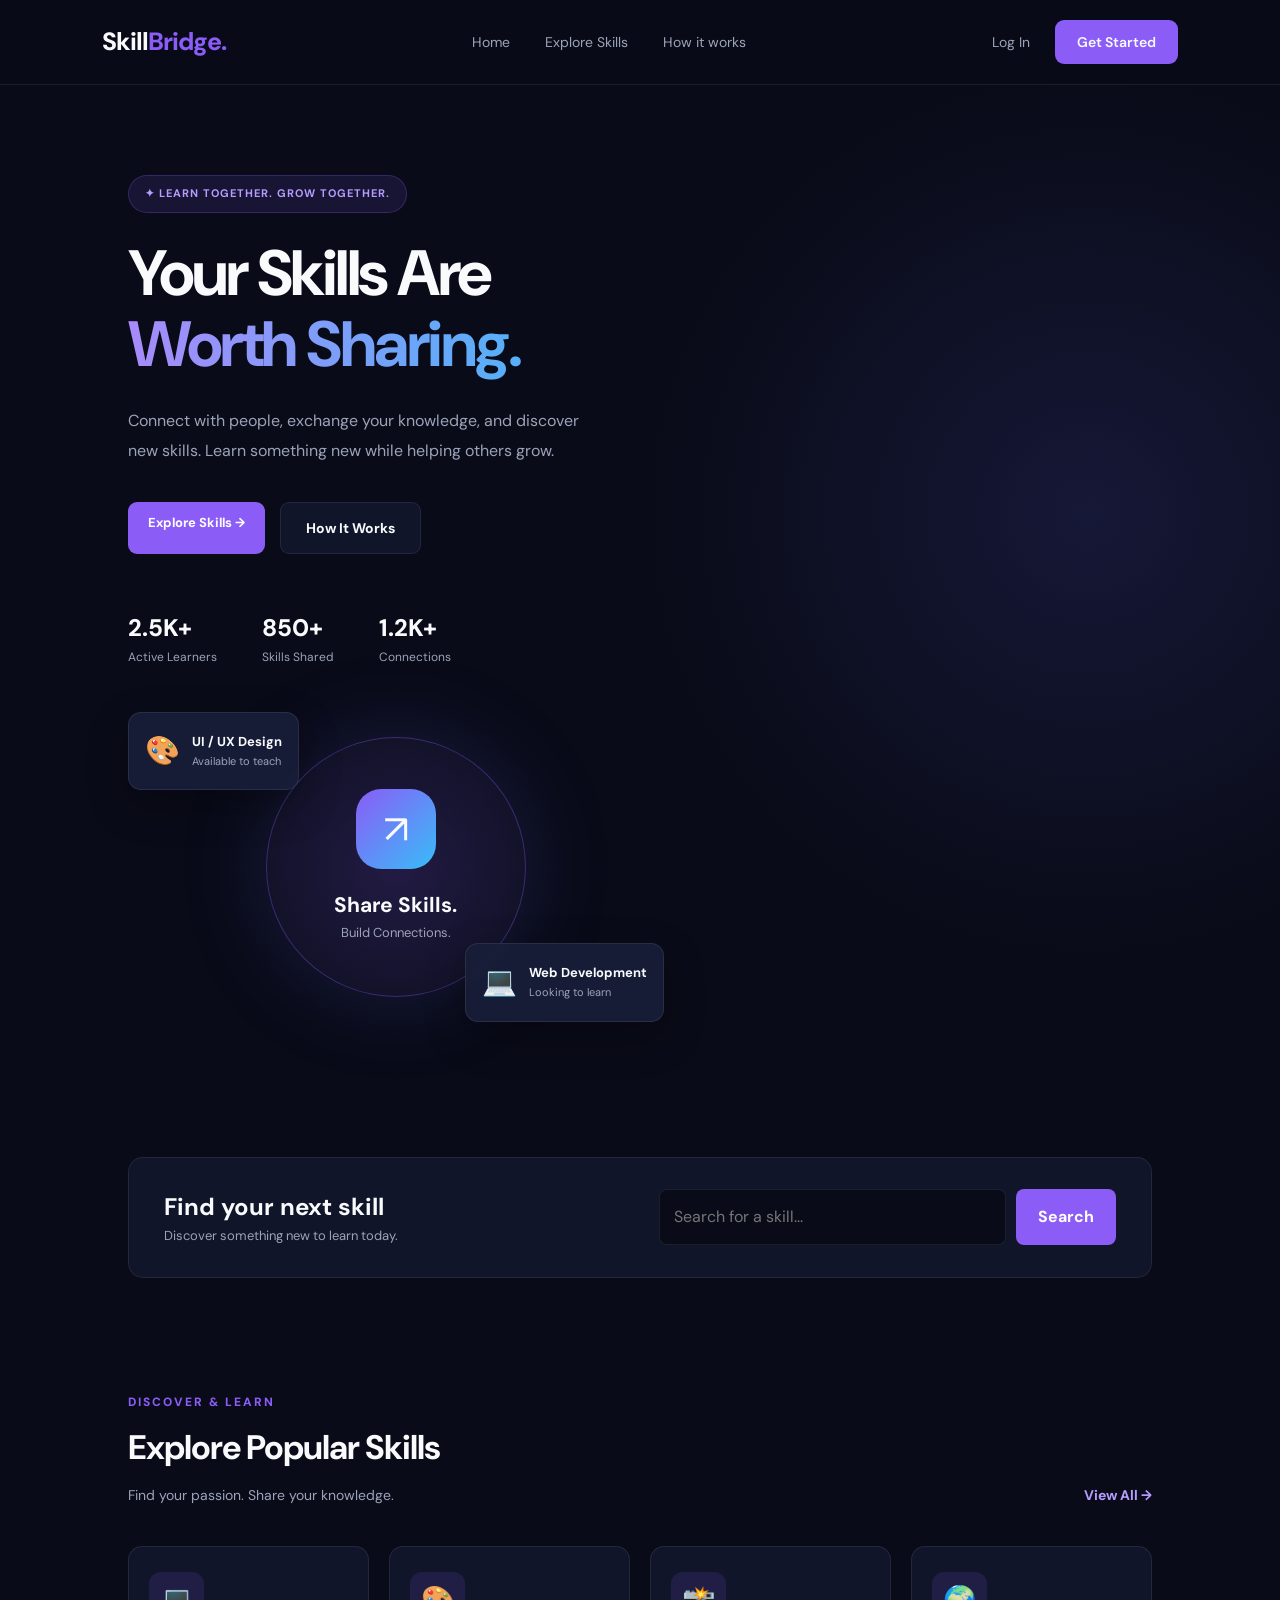
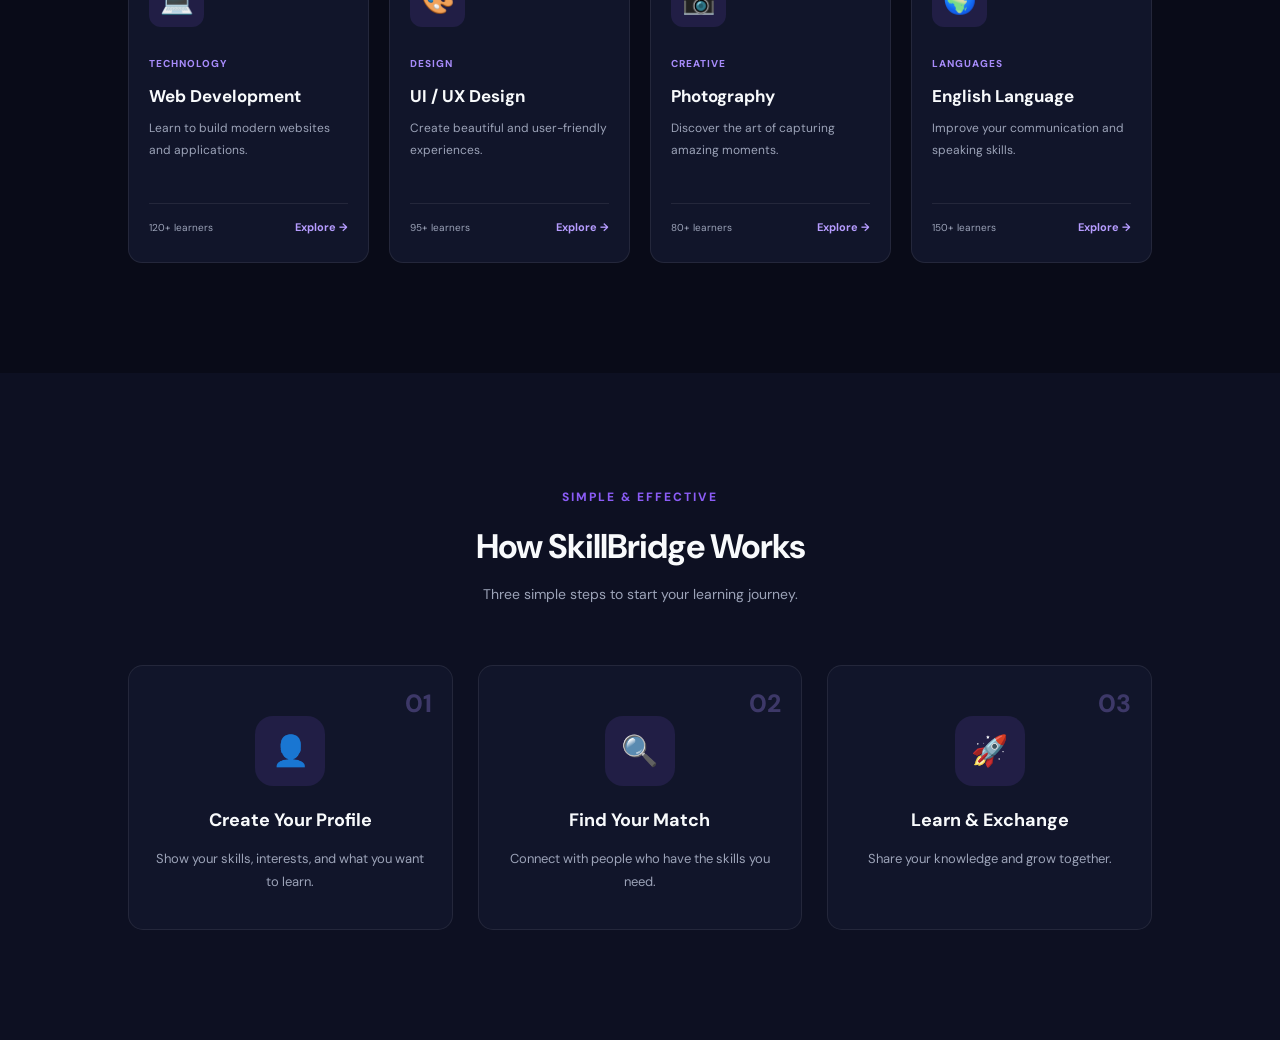
<file: index.html>
<!DOCTYPE html>
<html lang="en">
<head>
    <meta charset="UTF-8">
    <meta name="viewport" content="width=device-width, initial-scale=1.0">
    <title>SkillBridge | Exchange Skills, Grow Together</title>
    <link rel="preconnect" href="https://fonts.googleapis.com">
    <link rel="preconnect" href="https://fonts.gstatic.com" crossorigin>
    <link href="https://fonts.googleapis.com/css2?family=DM+Sans:wght@400;500;600;700;800&display=swap" rel="stylesheet">

    <link rel="stylesheet" href="style.css">
    <link rel="stylesheet" href="responsive.css">
</head>
<body>
    <header class="navbar">
        <a href="#" class="logo">
            Skill<span>Bridge.</span>
        </a>
        <nav class="nav-links">
            <a href="#home">Home</a>
            <a href="explore.html">Explore Skills</a>
            <a href="#how-it-works">How it works</a>
            
        </nav>
        <div class="nav-buttons">
            <a href="auth.html" class="login-btn">Log In</a>
            <a href="auth.html" class="signup-btn">Get Started</a>
        </div>
    </header>

    <main>
        <section class="hero" id="hero">
            <div class="hero-content">
                <span class="hero-tag">
                    ✦ LEARN TOGETHER. GROW TOGETHER.
                </span>
                <h1>
                    Your Skills Are
                    <span>Worth Sharing.</span>
                </h1>
                <p>
                    Connect with people, exchange your knowledge,
                    and discover new skills. Learn something new
                    while helping others grow.
                </p>
                <div class="hero-buttons">
                    <a href="#skills" class="primary-btn">
                        Explore Skills →
                    </a>
                    <a href="#how-it-works" class="secondary-btn">
                        How It Works
                    </a>
                </div>
                <div class="hero-stats">
                    <div>
                        <h3>2.5K+</h3>
                        <p>Active Learners</p>
                    </div>
                     <div>
                        <h3>850+</h3>
                        <p>Skills Shared</p>
                    </div>
                    <div>
                        <h3>1.2K+</h3>
                        <p>Connections</p>
                    </div>
                </div>
                <div class="hero-visual">
                <div class="visual-card card-one">
                    <span>🎨</span>
                    <div>
                        <h4>UI / UX Design</h4>
                        <p>Available to teach</p>
                    </div>
                </div>
                <div class="visual-center">
                    <div class="circle">
                        <span>↗</span>
                    </div>
                    <h3>Share Skills.</h3>
                    <p>Build Connections.</p>
                </div>
                <div class="visual-card card-two">
                    <span>💻</span>
                    <div>
                        <h4>Web Development</h4>
                        <p>Looking to learn</p>
                    </div>
                </div>
            </div>
        </section>
        <section class="search-section">
            <div>
                <h2>Find your next skill</h2>
                <p>Discover something new to learn today.</p>
            </div>
            <div class="search-box">
                <input
                    type="text" placeholder="Search for a skill..." id="skillSearch">
                <button type="button" id="searchBtn">Search</button>
            </div>
        </section>

        <section class="skills-section" id="skills">

            <div class="section-heading">
                <div>
                    <span class="section-label">DISCOVER & LEARN</span>
                    <h2>Explore Popular Skills</h2>
                    <p>Find your passion. Share your knowledge.</p>
                </div>

                <a href="#skills" class="view-all">View All →</a>
            </div>
            <div class="skills-grid">

                <article class="skill-card">
                    <div class="skill-icon">💻</div>
                    <span class="skill-category">TECHNOLOGY</span>
                    <h3>Web Development</h3>
                    <p>Learn to build modern websites and applications.</p>
                    <div class="skill-footer">
                        <span>120+ learners</span>
                        <a href="#">Explore →</a>
                    </div>
                </article>
                <article class="skill-card">
                    <div class="skill-icon">🎨</div>
                    <span class="skill-category">DESIGN</span>
                    <h3>UI / UX Design</h3>
                    <p>Create beautiful and user-friendly experiences.</p>
                    <div class="skill-footer">
                        <span>95+ learners</span>
                        <a href="#">Explore →</a>
                    </div>
                </article>
                <article class="skill-card">
                    <div class="skill-icon">📸</div>
                    <span class="skill-category">CREATIVE</span>
                    <h3>Photography</h3>
                    <p>Discover the art of capturing amazing moments.</p>
                    <div class="skill-footer">
                        <span>80+ learners</span>
                        <a href="#">Explore →</a>
                    </div>
                </article>
                <article class="skill-card">
                    <div class="skill-icon">🌍</div>
                    <span class="skill-category">LANGUAGES</span>
                    <h3>English Language</h3>
                    <p>Improve your communication and speaking skills.</p>
                    <div class="skill-footer">
                        <span>150+ learners</span>
                        <a href="#">Explore →</a>
                    </div>
                </article>
            </div>
        </section>

        <section class="how-section" id="how-it-works">

            <div class="section-heading centered">
                <span class="section-label">SIMPLE & EFFECTIVE</span>
                <h2>How SkillBridge Works</h2>
                <p>Three simple steps to start your learning journey.</p>
            </div>
            <div class="steps-grid">

                <div class="step-card">
                    <span class="step-number">01</span>
                    <div class="step-icon">👤</div>
                    <h3>Create Your Profile</h3>
                    <p>Show your skills, interests, and what you want to learn.</p>
                </div>
                <div class="step-card">
                    <span class="step-number">02</span>
                    <div class="step-icon">🔍</div>
                    <h3>Find Your Match</h3>
                    <p>Connect with people who have the skills you need.</p>
                </div>

                <div class="step-card">
                    <span class="step-number">03</span>
                    <div class="step-icon">🚀</div>
                    <h3>Learn & Exchange</h3>
                    <p>Share your knowledge and grow together.</p>
                </div>
            </div>
        </section>
    </main>
    <script src="script.js"></script>
</body>
</html>
</file>
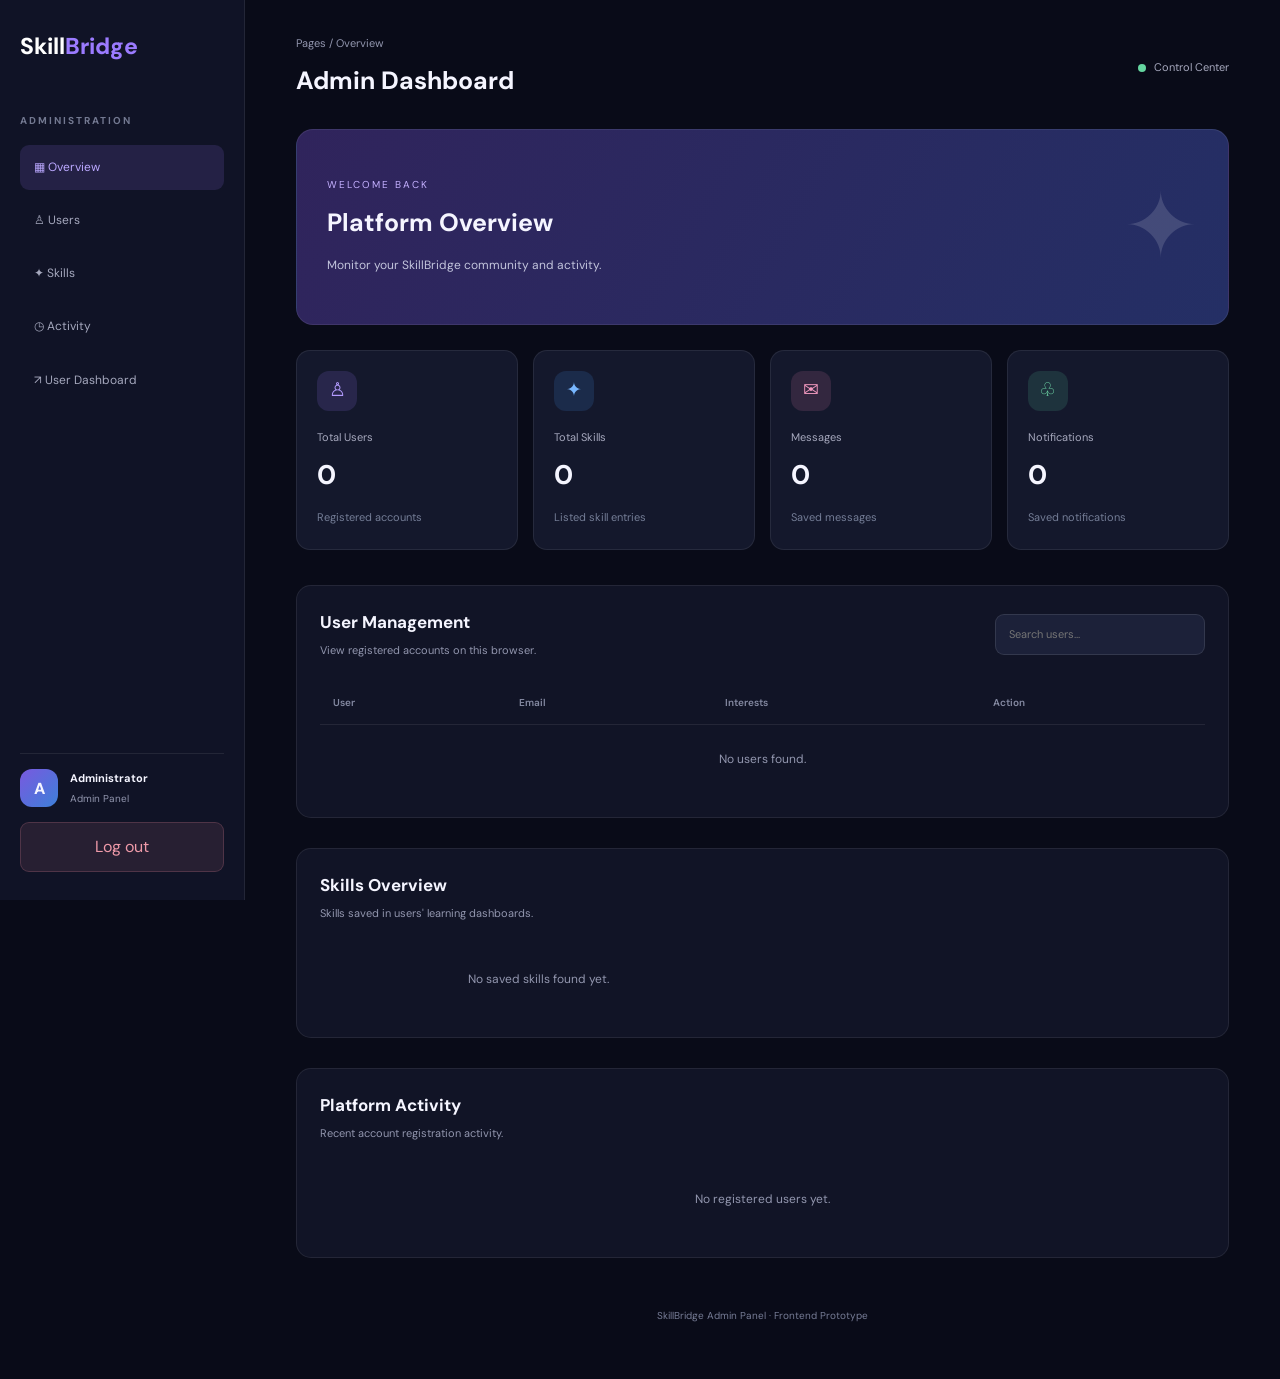
<file: admin.html>
<!DOCTYPE html>
<html lang="en">
<head>
    <meta charset="UTF-8">
    <meta name="viewport" content="width=device-width, initial-scale=1.0">
    <title>Admin Dashboard | SkillBridge</title>
    <link rel="stylesheet" href="style.css">
    <link rel="stylesheet" href="responsive.css">
    <link rel="stylesheet" href="admin.css">
    <link href="https://fonts.googleapis.com/css2?family=DM+Sans:wght@400;500;600;700;800&display=swap" rel="stylesheet">
</head>
<body class="admin-page">

    <aside class="admin-sidebar">
        <a href="index.html" class="admin-logo">Skill<span>Bridge</span></a>
        <p class="admin-label">ADMINISTRATION</p>

        <nav class="admin-navigation">
            <a href="#overview" class="active">▦ Overview</a>
            <a href="#users">♙ Users</a>
            <a href="#skills">✦ Skills</a>
            <a href="#activity">◷ Activity</a>
            <a href="dashboard.html">↗ User Dashboard</a>
        </nav>

        <div class="admin-sidebar-bottom">
            <div class="admin-profile">
                <div class="admin-avatar">A</div>
                <div>
                    <strong>Administrator</strong>
                    <span>Admin Panel</span>
                </div>
            </div>
            <button id="adminLogout">Log out</button>
        </div>
    </aside>

    <main class="admin-main">

        <header class="admin-topbar">
            <div>
                <p class="admin-breadcrumb">Pages / Overview</p>
                <h1>Admin Dashboard</h1>
            </div>
            <span class="admin-status"><i></i> Control Center</span>
        </header>

        <section id="overview">

            <div class="admin-welcome">
                <div>
                    <p>WELCOME BACK</p>
                    <h2>Platform Overview</h2>
                    <span>Monitor your SkillBridge community and activity.</span>
                </div>
                <div class="welcome-decoration">✦</div>
            </div>

            <div class="admin-stats">

                <article class="stat-card">
                    <div class="stat-icon purple">♙</div>
                    <p>Total Users</p>
                    <h2 id="totalUsers">0</h2>
                    <span>Registered accounts</span>
                </article>

                <article class="stat-card">
                    <div class="stat-icon blue">✦</div>
                    <p>Total Skills</p>
                    <h2 id="totalSkills">0</h2>
                    <span>Listed skill entries</span>
                </article>

                <article class="stat-card">
                    <div class="stat-icon pink">✉</div>
                    <p>Messages</p>
                    <h2 id="totalMessages">0</h2>
                    <span>Saved messages</span>
                </article>

                <article class="stat-card">
                    <div class="stat-icon green">♧</div>
                    <p>Notifications</p>
                    <h2 id="totalNotifications">0</h2>
                    <span>Saved notifications</span>
                </article>

            </div>
        </section>

        <section id="users" class="admin-section">
            <div class="admin-section-heading">
                <div>
                    <h2>User Management</h2>
                    <p>View registered accounts on this browser.</p>
                </div>
                <input type="search" id="userSearch" placeholder="Search users...">
            </div>

            <div class="admin-table-wrapper">
                <table class="admin-table">
                    <thead>
                        <tr>
                            <th>User</th>
                            <th>Email</th>
                            <th>Interests</th>
                            <th>Action</th>
                        </tr>
                    </thead>
                    <tbody id="usersTableBody"></tbody>
                </table>
            </div>
            <p id="usersEmpty" class="admin-empty hidden">No users found.</p>
        </section>

        <section id="skills" class="admin-section">
            <div class="admin-section-heading">
                <div>
                    <h2>Skills Overview</h2>
                    <p>Skills saved in users' learning dashboards.</p>
                </div>
            </div>

            <div id="skillsOverview" class="skills-overview"></div>
        </section>

        <section id="activity" class="admin-section">
            <div class="admin-section-heading">
                <div>
                    <h2>Platform Activity</h2>
                    <p>Recent account registration activity.</p>
                </div>
            </div>

            <div id="activityList" class="activity-list"></div>
        </section>

        <footer class="admin-footer">
            SkillBridge Admin Panel · Frontend Prototype
        </footer>

    </main>

    <script src="admin.js"></script>
</body>
</html>
</file>
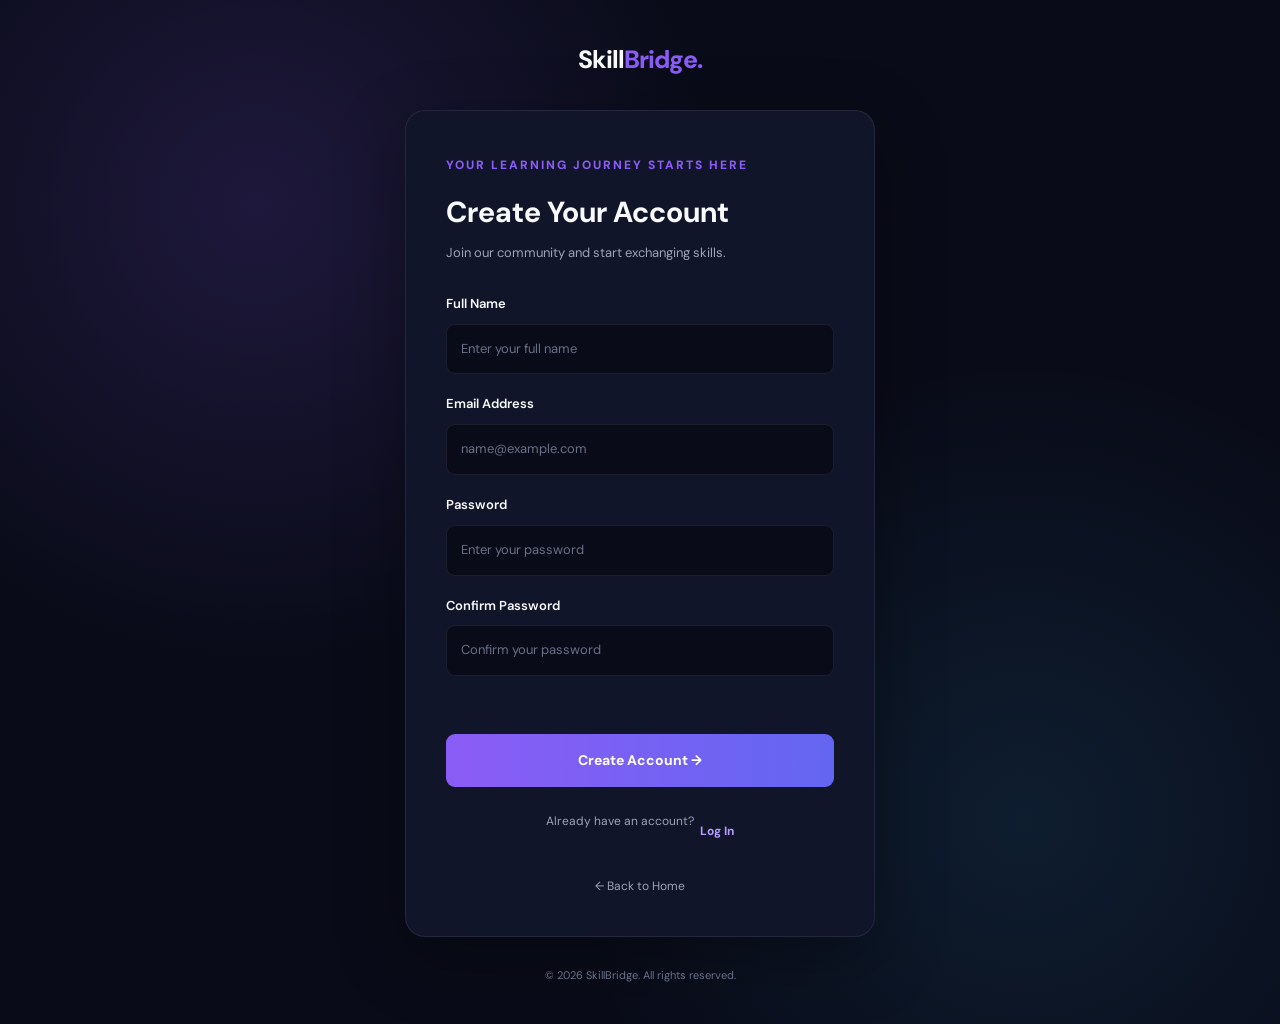
<file: auth.html>
<!DOCTYPE html>
<html lang="en">
<head>
    <meta charset="UTF-8">
    <meta name="viewport" content="width=device-width, initial-scale=1.0">
    <title>Join SkillBridge</title>
    <link rel="preconnect" href="https://fonts.googleapis.com">
    <link rel="preconnect" href="https://fonts.gstatic.com" crossorigin>
    <link href="https://fonts.googleapis.com/css2?family=DM+Sans:wght@400;500;600;700;800&display=swap" rel="stylesheet">

    <link rel="stylesheet" href="style.css">
    <link rel="stylesheet" href="responsive.css">
</head>

<body class="auth-body">
    <div class="auth-container">
        <a href="index.html" class="logo">
            Skill<span>Bridge.</span>
        </a>
        <div class="auth-card">
            <div class="auth-heading">
                <span class="section-label">YOUR LEARNING JOURNEY STARTS HERE</span>
                <h1 id="authTitle">Create Your Account</h1>
                <p id="authSubtitle">Join our community and start exchanging skills.</p>
            </div>
            <form id="authForm">

                <div class="form-group" id="nameGroup">
                    <label for="fullName">Full Name</label>
                    <input type="text" id="fullName" placeholder="Enter your full name">
                </div>
                <div class="form-group">
                    <label for="email">Email Address</label>
                    <input type="email" id="email" placeholder="name@example.com" required>
                </div>
                <div class="form-group">
                    <label for="password">Password</label>
                    <input type="password" id="password" placeholder="Enter your password" required>
                </div>
                <div class="form-group" id="confirmGroup">
                    <label for="confirmPassword">Confirm Password</label>
                    <input type="password" id="confirmPassword" placeholder="Confirm your password">
                </div>
                <p id="authMessage" class="auth-message"></p>

                <button type="submit" class="auth-submit" id="authSubmit">
                    Create Account →
                </button>
            </form>
            <div class="auth-switch">
                <p id="switchText">Already have an account?</p>
                <button type="button" id="switchMode">Log In</button>
            </div>

            <a href="index.html" class="back-home">← Back to Home</a>
        </div>
        <p class="auth-footer">© 2026 SkillBridge. All rights reserved.</p>
    </div>
    <script src="script.js"></script>
</body>


</body>
</html>
</file>
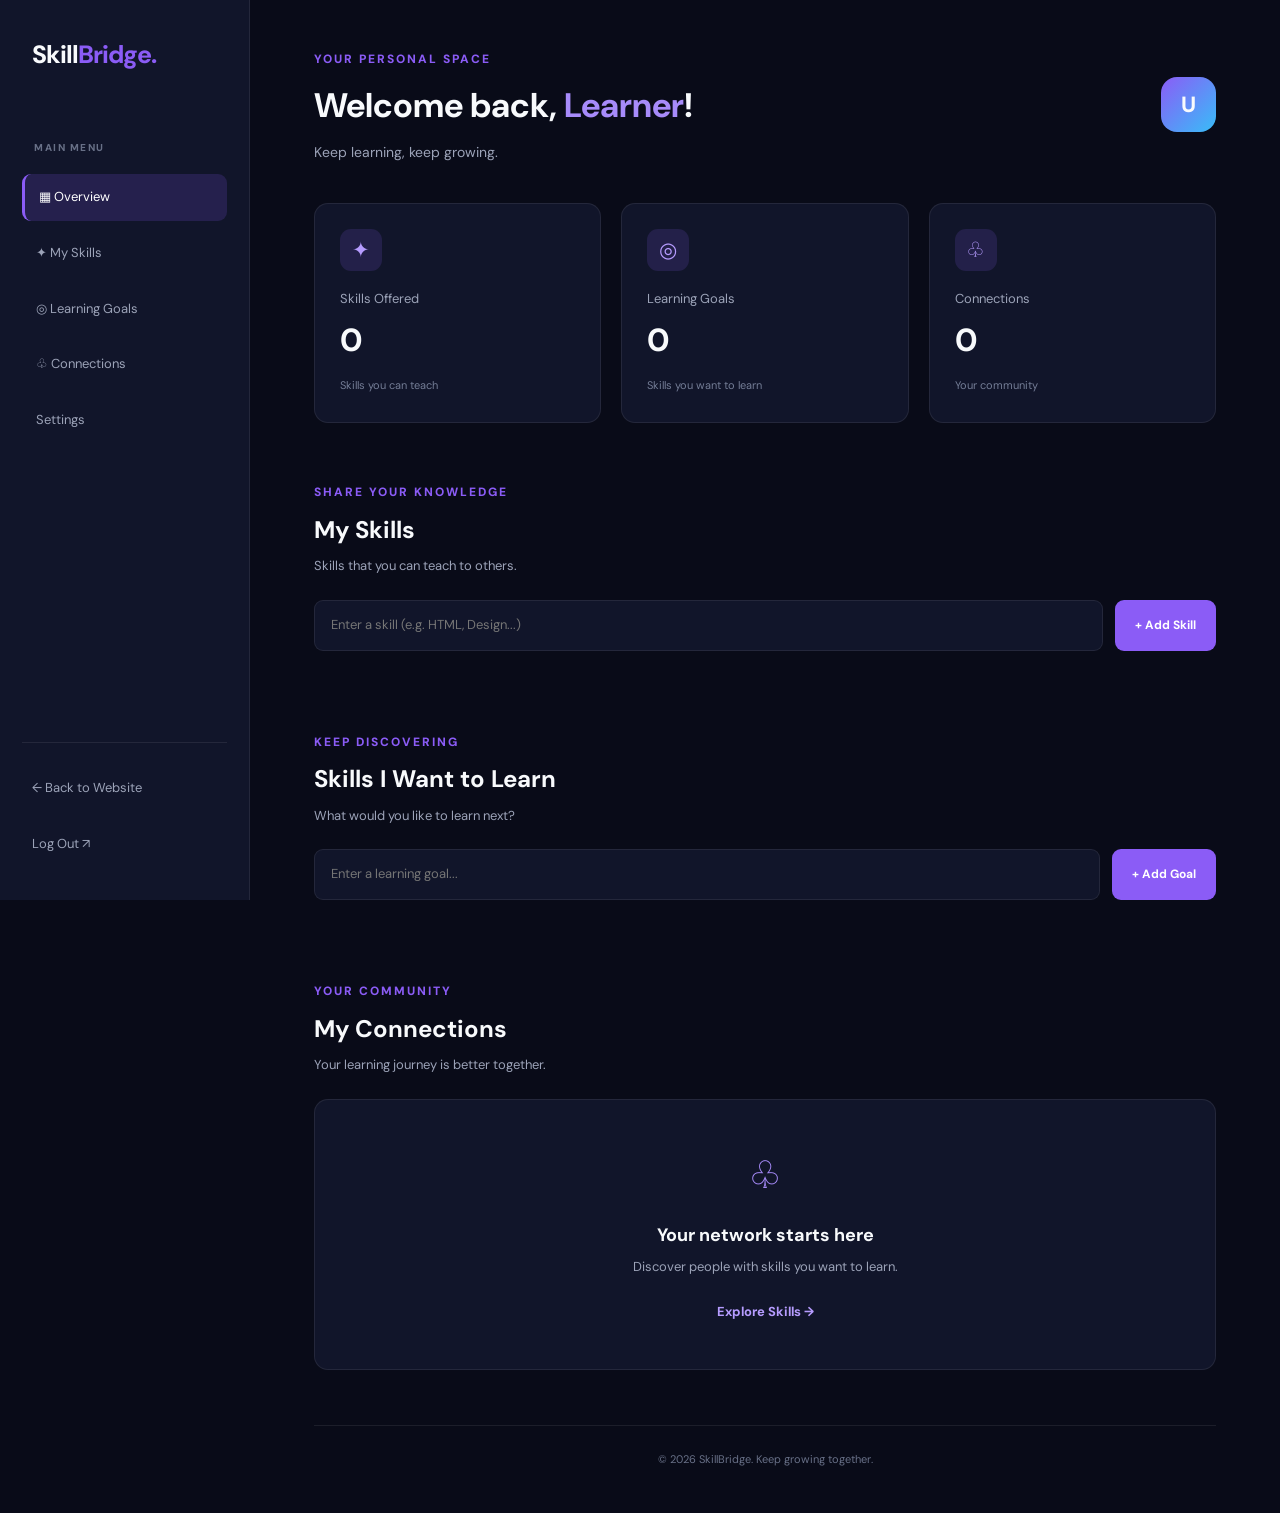
<file: dashboard.html>
<!DOCTYPE html>
<html lang="en">
<head>
    <meta charset="UTF-8">
    <meta name="viewport" content="width=device-width, initial-scale=1.0">
    <title>Dashboard | SkillBridge</title>
    <link rel="preconnect" href="https://fonts.googleapis.com">
    <link rel="preconnect" href="https://fonts.gstatic.com" crossorigin>
    <link href="https://fonts.googleapis.com/css2?family=DM+Sans:wght@400;500;600;700;800&display=swap" rel="stylesheet">

    <link rel="stylesheet" href="style.css">
    <link rel="stylesheet" href="responsive.css">
</head>
<body class="Dashboard-body"> 
    <aside class="sidebar">

        <a href="index.html" class="logo">
            Skill<span>Bridge.</span>
        </a>
        <p class="sidebar-label">MAIN MENU</p>
        <nav class="sidebar-nav">
            <a href="#overview" class="active">▦ Overview</a>
            <a href="#my-skills">✦ My Skills</a>
            <a href="#learning">◎ Learning Goals</a>
            <a href="#connections">♧ Connections</a>
            <a href="settings.html">Settings</a>
        </nav>
        <div class="sidebar-bottom">
            <a href="index.html">← Back to Website</a>
            <button id="dashboardLogout">Log Out ↗</button>
        </div>
    </aside>
    <main class="dashboard-main" id="overview">

        <header class="dashboard-header">
            <div>
                <span class="section-label">YOUR PERSONAL SPACE</span>
                <h1>Welcome back, <span id="userName">Learner</span>!</h1>
                <p>Keep learning, keep growing.</p>
            </div>
            <div class="profile-avatar" id="userAvatar">U</div>
        </header>

        <section class="dashboard-stats">

            <div class="stat-card">
                <span class="stat-icon">✦</span>
                <p>Skills Offered</p>
                <h2 id="offeredCount">0</h2>
                <span>Skills you can teach</span>
            </div>
            <div class="stat-card">
                <span class="stat-icon">◎</span>
                <p>Learning Goals</p>
                <h2 id="learningCount">0</h2>
                <span>Skills you want to learn</span>
            </div>
            <div class="stat-card">
                <span class="stat-icon">♧</span>
                <p>Connections</p>
                <h2 id="connectionCount">0</h2>
                <span>Your community</span>
            </div>
        </section>

        <section class="dashboard-section" id="my-skills">

            <div class="dashboard-section-heading">
                <div>
                    <span class="section-label">SHARE YOUR KNOWLEDGE</span>
                    <h2>My Skills</h2>
                    <p>Skills that you can teach to others.</p>
                </div>
            </div>
            <form id="addSkillForm" class="add-skill-form">

                <input
                    type="text" id="skillInput" placeholder="Enter a skill (e.g. HTML, Design...)" required>
                <button type="submit">+ Add Skill</button>
            </form>
            <div class="dashboard-list" id="mySkillsList"></div>
        </section>

        <section class="dashboard-section" id="learning">

            <div class="dashboard-section-heading">
                <div>
                    <span class="section-label">KEEP DISCOVERING</span>
                    <h2>Skills I Want to Learn</h2>
                    <p>What would you like to learn next?</p>
                </div>
            </div>
            <form id="addLearningForm" class="add-skill-form">

                <input type="text" id="learningInput" placeholder="Enter a learning goal..." required >
                <button type="submit">+ Add Goal</button>
            </form>
            <div class="dashboard-list" id="learningList"></div>
        </section>

        <section class="dashboard-section" id="connections">

            <div class="dashboard-section-heading">
                <div>
                    <span class="section-label">YOUR COMMUNITY</span>
                    <h2>My Connections</h2>
                    <p>Your learning journey is better together.</p>
                </div>
            </div>
            <div class="connection-empty">
                <div>♧</div>
                <h3>Your network starts here</h3>
                <p>Discover people with skills you want to learn.</p>
                <a href="index.html#skills">Explore Skills →</a>
            </div>
        </section>
        <footer class="dashboard-footer">
            © 2026 SkillBridge. Keep growing together.
        </footer>
    </main>
</body>
</html>
</file>
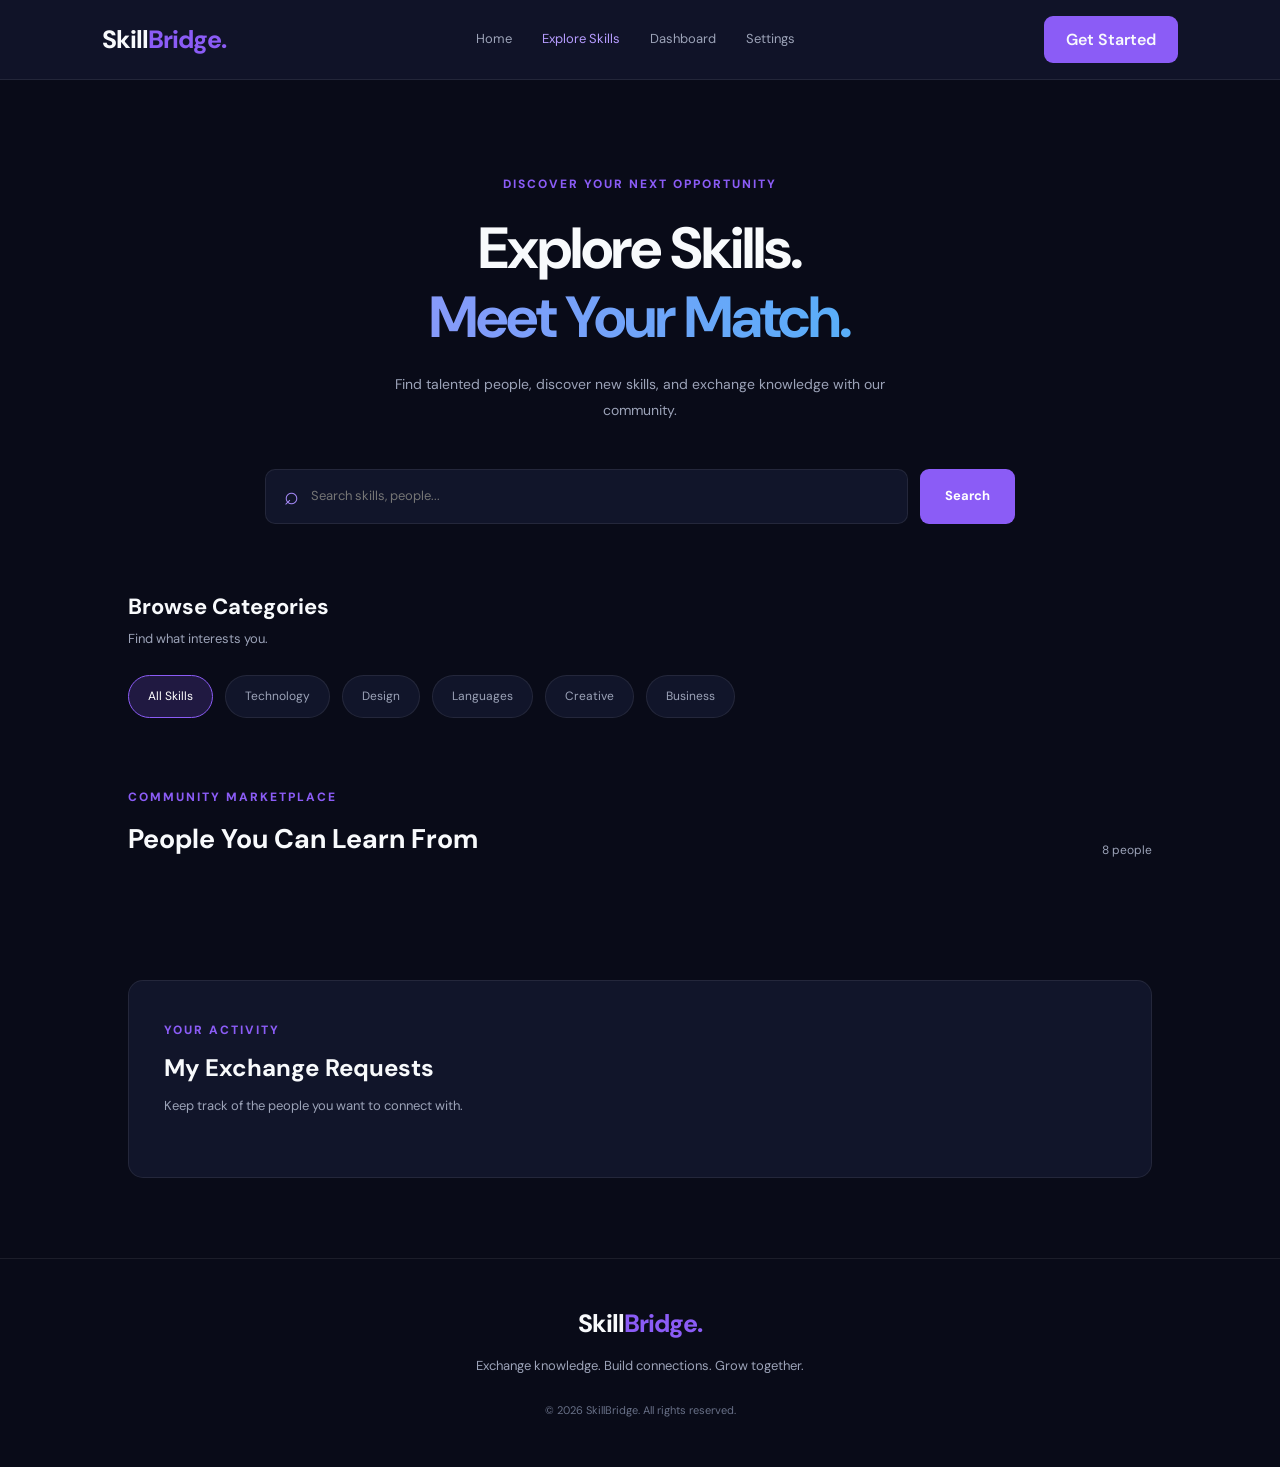
<file: explore.html>
<!DOCTYPE html>
<html lang="en">
<head>
    <meta charset="UTF-8">
    <meta name="viewport" content="width=device-width, initial-scale=1.0">
    <title>Explore Skills | SkillBridge</title>
    <link rel="preconnect" href="https://fonts.googleapis.com">
    <link rel="preconnect" href="https://fonts.gstatic.com" crossorigin>
    <link href="https://fonts.googleapis.com/css2?family=DM+Sans:wght@400;500;600;700;800&display=swap" rel="stylesheet">

    <link rel="stylesheet" href="style.css">
    <link rel="stylesheet" href="responsive.css">
</head>

<body class="explore-body">
    <header class="explore-navbar">

        <a href="index.html" class="logo">
            Skill<span>Bridge.</span>
        </a>
        <nav>
            <a href="index.html">Home</a>
            <a href="explore.html" class="active">Explore Skills</a>
            <a href="dashboard.html">Dashboard</a>
            <a href="settings.html">Settings</a>
        </nav>
        <a href="auth.html" class="signup-btn" id="exploreAccountLink">
            Get Started
        </a>
    </header>

    <main class="explore-main">
        <section class="explore-hero">
            <span class="section-label">DISCOVER YOUR NEXT OPPORTUNITY</span>
            <h1>
                Explore Skills.
                <span>Meet Your Match.</span>
            </h1>
            <p>
                Find talented people, discover new skills,
                and exchange knowledge with our community.
            </p>
        </section>

        <section class="explore-search">
            <div class="explore-search-input">
                <span>⌕</span>
                <input type="text" id="exploreSearch" placeholder="Search skills, people...">
            </div>
            <button id="exploreSearchBtn">Search</button>
        </section>

        <section class="category-section">
            <div class="category-heading">
                <h2>Browse Categories</h2>
                <p>Find what interests you.</p>
            </div>
            <div class="category-list" id="categoryList">
                <button class="category-btn active" data-category="All">
                    All Skills
                </button>
                <button class="category-btn" data-category="Technology">
                    Technology
                </button>
                <button class="category-btn" data-category="Design">
                    Design
                </button>
                <button class="category-btn" data-category="Languages">
                    Languages
                </button>
                <button class="category-btn" data-category="Creative">
                    Creative
                </button>
                <button class="category-btn" data-category="Business">
                    Business
                </button>
            </div>
        </section>

        <section class="explore-results">
            <div class="results-heading">
                <div>
                    <span class="section-label">COMMUNITY MARKETPLACE</span>
                    <h2>People You Can Learn From</h2>
                </div>
                <span id="resultsCount">8 people</span>
            </div>
            <div class="people-grid" id="peopleGrid"></div>
            <div class="explore-empty" id="exploreEmpty">
                <div>⌕</div>
                <h3>No matches found</h3>
                <p>Try another keyword or category.</p>
                <button id="resetExplore">Clear Filters</button>
            </div>
        </section>

        <section class="requests-section">
            <div>
                <span class="section-label">YOUR ACTIVITY</span>
                <h2>My Exchange Requests</h2>
                <p>Keep track of the people you want to connect with.</p>
            </div>
            <div id="myRequests" class="requests-list"></div>
        </section>
    </main>
    <div class="profile-modal" id="profileModal">
        <div class="profile-modal-card">
            <button class="modal-close" id="closeModal">×</button>
            <div id="profileDetails"></div>
        </div>
    </div>
    <footer class="footer">
        <a href="index.html" class="logo">Skill<span>Bridge.</span></a>
        <p>Exchange knowledge. Build connections. Grow together.</p>
        <span>© 2026 SkillBridge. All rights reserved.</span>
    </footer>

    <script src="script.js"></script>
</body>
</html>
</file>
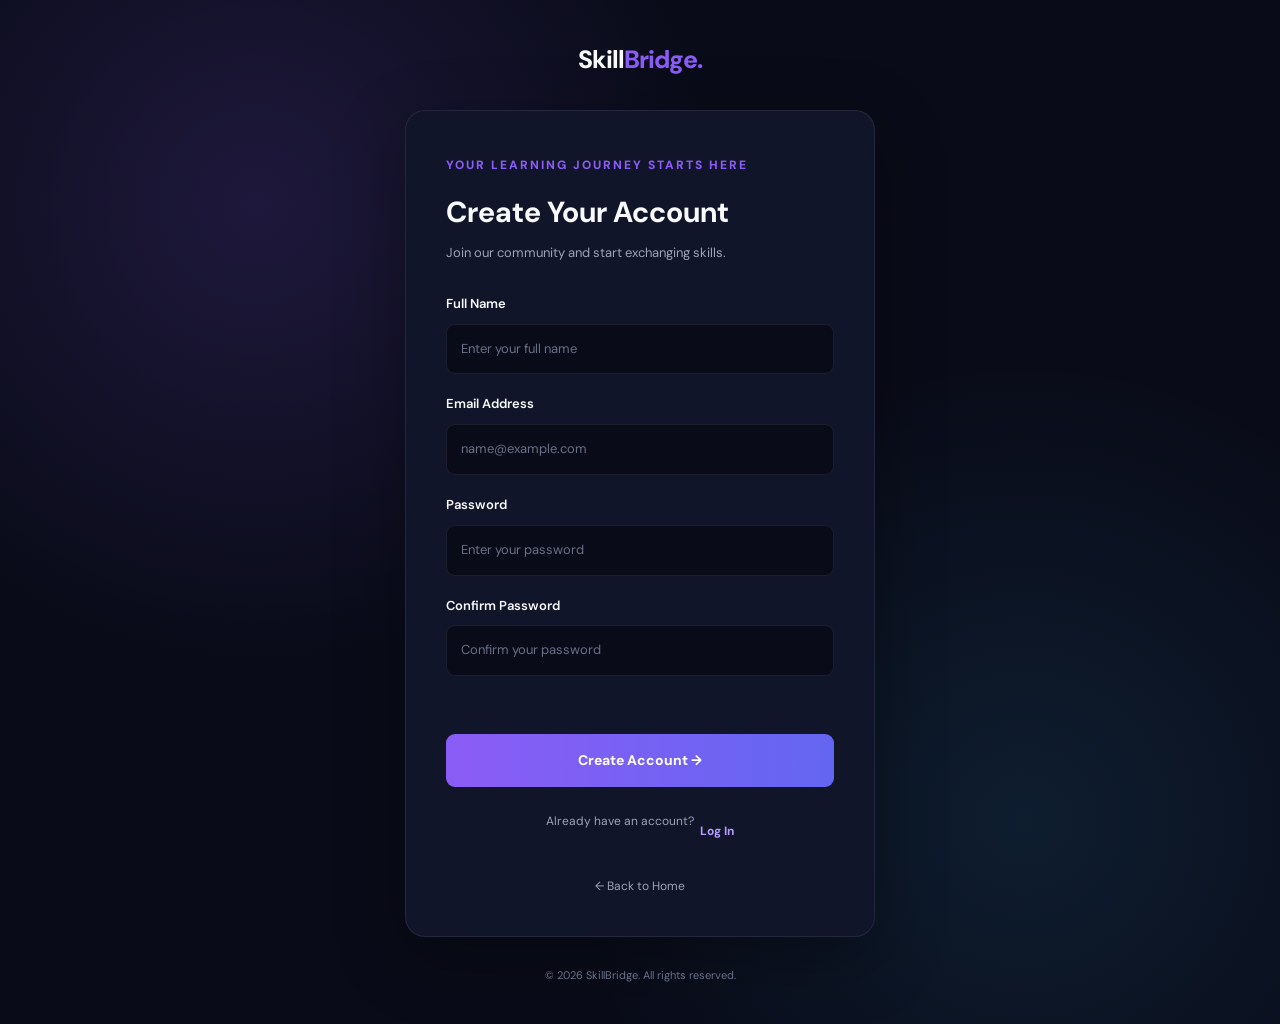
<file: notification.html>
<!DOCTYPE html>
<html lang="en">
<head>
    <meta charset="UTF-8">
    <meta name="viewport" content="width=device-width, initial-scale=1.0">
    <title>Notifications | SkillBridge</title>
    <link rel="stylesheet" href="style.css">
    <link rel="stylesheet" href="responsive.css">
    <link rel="stylesheet" href="notification.css">
    <link href="https://fonts.googleapis.com/css2?family=DM+Sans:wght@400;500;600;700;800&display=swap" rel="stylesheet">
</head>
<body class="notifications-page">

    <nav class="notification-navbar">
        <a href="index.html" class="notification-logo">Skill<span>Bridge</span></a>

        <div class="notification-links">
            <a href="index.html">Home</a>
            <a href="explore.html">Explore Skills</a>
            <a href="dashboard.html">Dashboard</a>
            <a href="messages.html">Messages</a>
            <a href="notifications.html" class="active">Notifications</a>
            <a href="settings.html">Settings</a>
        </div>

        <button id="logoutBtn">Log out</button>
    </nav>

    <main class="notification-container">

        <header class="notification-heading">
            <div>
                <p class="notification-eyebrow">STAY UPDATED</p>
                <h1>Your <span>Notifications</span></h1>
                <p>Keep track of everything happening in your learning journey.</p>
            </div>

            <div class="notification-summary">
                <div class="summary-icon">♧</div>
                <div>
                    <strong id="unreadCount">0</strong>
                    <span>Unread notifications</span>
                </div>
            </div>
        </header>

        <section class="notification-panel">

            <div class="notification-toolbar">
                <div>
                    <h2>All Notifications</h2>
                    <p>Updates and activities from SkillBridge</p>
                </div>

                <button id="markAllRead">Mark all as read</button>
            </div>

            <div class="notification-filters">
                <button class="filter-btn active" data-filter="all">All</button>
                <button class="filter-btn" data-filter="unread">Unread</button>
                <button class="filter-btn" data-filter="read">Read</button>
            </div>

            <div id="notificationsList" class="notifications-list"></div>

            <div id="emptyNotifications" class="empty-notifications hidden">
                <div>♧</div>
                <h3>No notifications yet</h3>
                <p>When something happens, you will see it here.</p>
            </div>

            <div class="notification-footer">
                <button id="clearAll">Clear all notifications</button>
            </div>

        </section>

    </main>

    <script src="notification.js"></script>
</body>
</html>
</file>
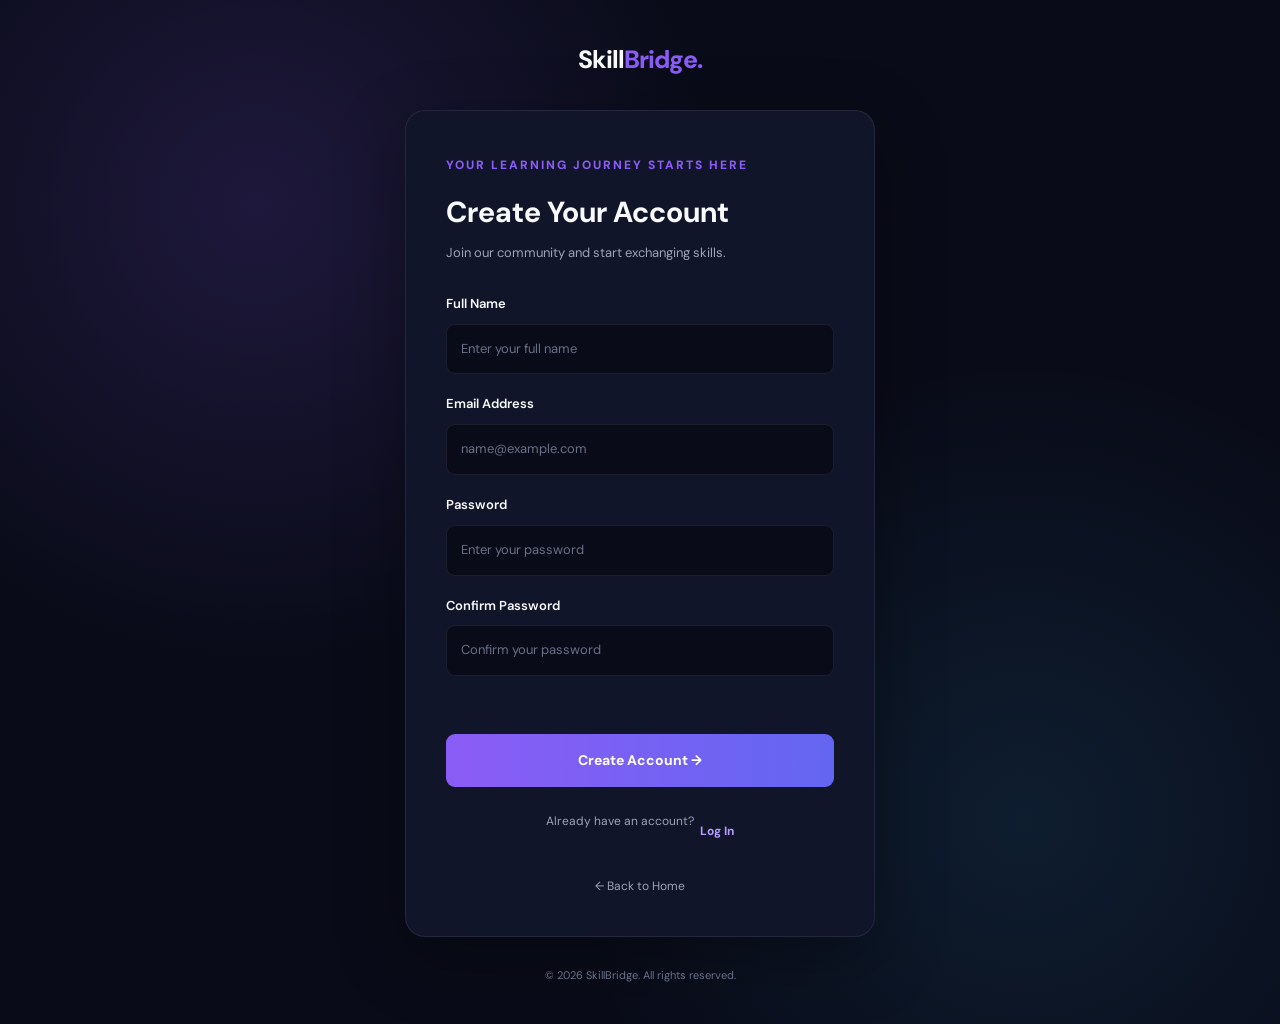
<file: settings.html>
<!DOCTYPE html>
<html lang="en">
<head>
    <meta charset="UTF-8">
    <meta name="viewport" content="width=device-width, initial-scale=1.0">
    <title>Settings | SkillBridge</title>
    <link rel="stylesheet" href="style.css">
    <link rel="stylesheet" href="responsive.css">
    <link rel="stylesheet" href="settings.css">
    <link href="https://fonts.googleapis.com/css2?family=DM+Sans:wght@400;500;600;700;800&display=swap" rel="stylesheet">
</head>
<body class="settings-page">

    <nav class="settings-navbar">
        <a href="index.html" class="settings-logo">Skill<span>Bridge</span></a>

        <div class="settings-links">
            <a href="index.html">Home</a>
            <a href="explore.html">Explore Skills</a>
            <a href="dashboard.html">Dashboard</a>
            <a href="messages.html">Messages</a>
            <a href="notifications.html">Notifications</a>
            <a href="settings.html" class="active">Settings</a>
        </div>

        <button id="logoutBtn" class="logout-button">Log out</button>
    </nav>

    <main class="settings-container">

        <header class="settings-heading">
            <p class="settings-eyebrow">ACCOUNT MANAGEMENT</p>
            <h1>Profile <span>Settings</span></h1>
            <p>Manage your personal information and learning preferences.</p>
        </header>

        <div class="settings-layout">

            <aside class="settings-sidebar">
                <div class="settings-profile-preview">
                    <div class="preview-avatar" id="previewAvatar">U</div>
                    <h2 id="previewName">Your Name</h2>
                    <p id="previewEmail">your@email.com</p>
                </div>

                <div class="settings-side-links">
                    <a href="#personalInformation" class="selected">♙ Personal Information</a>
                    <a href="#learningPreferences">✦ Learning Preferences</a>
                    <a href="#accountActions">⚙ Account</a>
                </div>
            </aside>

            <section class="settings-content">

                <form id="profileForm">

                    <section class="settings-card" id="personalInformation">
                        <div class="settings-card-heading">
                            <div>
                                <h2>Personal Information</h2>
                                <p>Update your profile details.</p>
                            </div>
                            <span class="section-number">01</span>
                        </div>

                        <div class="avatar-editor">
                            <div class="large-avatar" id="largeAvatar">U</div>
                            <div>
                                <h3>Profile Avatar</h3>
                                <p>Choose an avatar for your profile.</p>
                                <select id="avatarSelect">
                                    <option value="👤">Default</option>
                                    <option value="🚀">Explorer</option>
                                    <option value="🎨">Creative</option>
                                    <option value="💻">Developer</option>
                                    <option value="📚">Learner</option>
                                    <option value="🌟">Achiever</option>
                                    <option value="🧠">Thinker</option>
                                </select>
                            </div>
                        </div>

                        <div class="settings-form-grid">
                            <div class="form-field">
                                <label for="fullName">Full Name</label>
                                <input type="text" id="fullName" maxlength="60" required placeholder="Enter your full name">
                            </div>

                            <div class="form-field">
                                <label for="email">Email Address</label>
                                <input type="email" id="email" required placeholder="Enter your email">
                            </div>
                        </div>

                        <div class="form-field">
                            <label for="bio">About Me</label>
                            <textarea id="bio" maxlength="250" rows="4" placeholder="Tell other learners a little about yourself..."></textarea>
                            <span class="field-hint">Maximum 250 characters.</span>
                        </div>
                    </section>

                    <section class="settings-card" id="learningPreferences">
                        <div class="settings-card-heading">
                            <div>
                                <h2>Learning Preferences</h2>
                                <p>Choose the subjects you are interested in.</p>
                            </div>
                            <span class="section-number">02</span>
                        </div>

                        <div class="interest-grid">
                            <label class="interest-option">
                                <input type="checkbox" name="interests" value="Web Development">
                                <span>💻 Web Development</span>
                            </label>

                            <label class="interest-option">
                                <input type="checkbox" name="interests" value="Artificial Intelligence">
                                <span>🤖 Artificial Intelligence</span>
                            </label>

                            <label class="interest-option">
                                <input type="checkbox" name="interests" value="Machine Learning">
                                <span>🧠 Machine Learning</span>
                            </label>

                            <label class="interest-option">
                                <input type="checkbox" name="interests" value="UI/UX Design">
                                <span>🎨 UI/UX Design</span>
                            </label>

                            <label class="interest-option">
                                <input type="checkbox" name="interests" value="Languages">
                                <span>🌍 Languages</span>
                            </label>

                            <label class="interest-option">
                                <input type="checkbox" name="interests" value="Digital Marketing">
                                <span>📈 Digital Marketing</span>
                            </label>

                            <label class="interest-option">
                                <input type="checkbox" name="interests" value="Programming">
                                <span>⌨️ Programming</span>
                            </label>

                            <label class="interest-option">
                                <input type="checkbox" name="interests" value="Business">
                                <span>💼 Business</span>
                            </label>
                        </div>
                    </section>

                    <div class="settings-save-area">
                        <p id="saveMessage" aria-live="polite"></p>
                        <button type="reset" class="reset-button">Reset Changes</button>
                        <button type="submit" class="save-button">Save Changes ↗</button>
                    </div>

                </form>

                <section class="settings-card account-actions" id="accountActions">
                    <div class="settings-card-heading">
                        <div>
                            <h2>Account</h2>
                            <p>Manage your current session.</p>
                        </div>
                        <span class="section-number">03</span>
                    </div>

                    <div class="account-action-row">
                        <div>
                            <h3>Log out</h3>
                            <p>Sign out from your SkillBridge account on this browser.</p>
                        </div>
                        <button id="logoutBtnSecondary">Log out</button>
                    </div>
                </section>

            </section>
        </div>
    </main>

    <script src="settings.js"></script>
</body>
</html>
</file>
<file: style.css>
:root {
    --background: #090B18;
    --surface: #11152A;
    --surface-light: #191E38;
    --primary: #8B5CF6;
    --secondary: #6366F1;
    --accent: #38BDF8;
    --white: #F8FAFC;
    --muted: #9CA3B8;
    --border: rgba(255, 255, 255, 0.08);
}
* {
    margin: 0;
    padding: 0;
    box-sizing: border-box;
    font-family: 'DM Sans', sans-serif;
    scroll-behavior: smooth;
}
body {
    background: var(--background);
    color: var(--white);
    line-height: 1.6;
}
a {
    text-decoration: none;
    color: inherit;
}
button {
    cursor: pointer;
    border: none;
}

.navbar {
    width: 100%;
    min-height: 85px;
    padding: 0 8%;
    display: flex;
    align-items: center;
    justify-content: space-between;
    border-bottom: 1px solid var(--border);
    background: rgba(9, 11, 24, 0.95);
    position: sticky;
    top: 0;
    z-index: 100;
    backdrop-filter: blur(15px);
}
.logo {
    font-size: 25px;
    font-weight: 800;
    letter-spacing: -1px;
}
.logo span {
    color: var(--primary);
}
.nav-links {
    display: flex;
    gap: 35px;
}
.nav-links a {
    color: var(--muted);
    font-size: 14px;
    transition: 0.3s;
}
.nav-links a:hover {
    color: var(--white);
}
.nav-buttons {
    display: flex;
    align-items: center;
    gap: 25px;
    font-size: 14px;
}
.login-btn {
    color: var(--muted);
}
.signup-btn {
    background: var(--primary);
    padding: 11px 22px;
    border-radius: 9px;
    font-weight: 600;
    transition: 0.3s;
}
.signup-btn:hover,
.primary-btn:hover {
    background: #7440DE;
    transform: translateY(-3px);
}

.hero {
    min-height: 650px;
    padding: 90px 10%;
    display: grid;
    grid-template-columns: 1.1fr 0.9fr;
    align-items: center;
    gap: 50px;
    overflow: hidden;
    background:
        radial-gradient(circle at 85% 40%,
        rgba(99, 102, 241, 0.14), transparent 35%);
}
.hero-tag {
    display: inline-block;
    color: #B69CFF;
    background: rgba(139, 92, 246, 0.12);
    border: 1px solid rgba(139, 92, 246, 0.25);
    padding: 9px 16px;
    border-radius: 30px;
    font-size: 11px;
    font-weight: 700;
    letter-spacing: 1px;
    margin-bottom: 25px;
}
.hero-content h1 {
    font-size: clamp(42px, 5vw, 65px);
    line-height: 1.12;
    letter-spacing: -2.5px;
    max-width: 650px;
    margin-bottom: 25px;
}
.hero-content h1 span {
    display: block;
    background: linear-gradient(90deg, #A78BFA, #38BDF8);
    background-clip: text;
    -webkit-background-clip: text;
    color: transparent;
}
.hero-content > p {
    color: var(--muted);
    font-size: 16px;
    max-width: 480px;
    line-height: 1.9;
    margin-bottom: 35px;
}
.hero-buttons {
    display: flex;
    gap: 15px;
    flex-wrap: wrap;
}
.primary-btn,
.secondary-btn {
    display: inline-block;
    padding: 14px 25px;
    border-radius: 9px;
    font-size: 14px;
    font-weight: 700;
    transition: 0.3s;
}
.primary-btn {
    background: var(--primary);
}
.secondary-btn {
    border: 1px solid var(--border);
    background: var(--surface);
}
.secondary-btn:hover {
    border-color: var(--primary);
}
.hero-stats {
    display: flex;
    gap: 45px;
    margin-top: 55px;
}
.hero-stats h3 {
    font-size: 24px;
    font-weight: 800;
}
.hero-stats p {
    font-size: 12px;
    color: var(--muted);
}

.hero-visual {
    position: relative;
    min-height: 400px;
    display: flex;
    justify-content: center;
    align-items: center;
}
.visual-center {
    width: 260px;
    height: 260px;
    border-radius: 50%;
    border: 1px solid rgba(139, 92, 246, 0.35);
    background:
        radial-gradient(circle,
        rgba(139, 92, 246, 0.2),
        rgba(17, 21, 42, 0.4));
    display: flex;
    flex-direction: column;
    justify-content: center;
    align-items: center;
    box-shadow: 0 0 90px rgba(99, 102, 241, 0.18);
}
.circle {
    width: 80px;
    height: 80px;
    border-radius: 25px;
    background: linear-gradient(135deg, var(--primary), var(--accent));
    display: grid;
    place-items: center;
    font-size: 40px;
    margin-bottom: 20px;
}
.visual-center h3 {
    font-size: 21px;
}
.visual-center p {
    color: var(--muted);
    font-size: 13px;
}
.visual-card {
    position: absolute;
    display: flex;
    align-items: center;
    gap: 12px;
    padding: 16px;
    border: 1px solid var(--border);
    background: rgba(25, 30, 56, 0.95);
    border-radius: 13px;
    box-shadow: 0 15px 40px rgba(0, 0, 0, 0.3);
    animation: float 4s ease-in-out infinite;
}
.visual-card > span {
    font-size: 28px;
}
.visual-card h4 {
    font-size: 13px;
}
.visual-card p {
    font-size: 11px;
    color: var(--muted);
}
.card-one {
    top: 45px;
    left: 0;
}
.card-two {
    bottom: 45px;
    right: 0;
    animation-delay: 1s;
}
@keyframes float {
    0%, 100% {
        transform: translateY(0);
    }
    50% {
        transform: translateY(-12px);
    }
}

.search-section {
    margin: 0 10%;
    padding: 30px 35px;
    background: var(--surface);
    border: 1px solid var(--border);
    border-radius: 15px;
    display: flex;
    justify-content: space-between;
    align-items: center;
    gap: 25px;
}
search-section h2 {
    font-size: 20px;
}
.search-section p {
    color: var(--muted);
    font-size: 13px;
}
.search-box {
    display: flex;
    gap: 10px;
    width: 48%;
}
.search-box input {
    flex: 1;
    min-width: 0;
    padding: 14px;
    border-radius: 8px;
    background: var(--background);
    border: 1px solid var(--border);
    color: var(--white);
    outline: none;
}
.search-box input:focus {
    border-color: var(--primary);
}
.search-box button {
    padding: 0 22px;
    border-radius: 8px;
    background: var(--primary);
    color: white;
    font-weight: 700;
    transition: 0.3s;
}
.search-box button:hover {
    background: #7440DE;
}

.skills-section,
.how-section {
    padding: 110px 10%;
}
.section-heading {
    display: flex;
    justify-content: space-between;
    align-items: flex-end;
    margin-bottom: 40px;
    gap: 20px;
}
.section-label {
    color: #A78BFA;
    font-size: 11px;
    font-weight: 800;
    letter-spacing: 2px;
}
.section-heading h2 {
    font-size: 34px;
    letter-spacing: -1px;
    margin: 8px 0;
}
.section-heading p {
    color: var(--muted);
    font-size: 14px;
}
.view-all {
    color: #B69CFF;
    font-size: 14px;
    font-weight: 700;
}
.skills-grid {
    display: grid;
    grid-template-columns: repeat(4, 1fr);
    gap: 20px;
}
.skill-card {
    background: var(--surface);
    border: 1px solid var(--border);
    padding: 25px 20px;
    border-radius: 14px;
    transition: 0.35s;
}
.skill-card:hover {
    transform: translateY(-8px);
    border-color: rgba(139, 92, 246, 0.6);
    background: var(--surface-light);
}
.skill-icon {
    width: 55px;
    height: 55px;
    background: rgba(139, 92, 246, 0.13);
    display: grid;
    place-items: center;
    border-radius: 12px;
    font-size: 27px;
    margin-bottom: 22px;
}
.skill-category {
    font-size: 10px;
    color: #A78BFA;
    font-weight: 800;
    letter-spacing: 1px;
}
.skill-card h3 {
    font-size: 17px;
    margin: 8px 0;
}
.skill-card > p {
    color: var(--muted);
    font-size: 12px;
    line-height: 1.8;
    min-height: 65px;
}
.skill-footer {
    border-top: 1px solid var(--border);
    margin-top: 20px;
    padding-top: 15px;
    display: flex;
    justify-content: space-between;
    align-items: center;
    gap: 5px;
}
.skill-footer span {
    color: var(--muted);
    font-size: 10px;
}
.skill-footer a {
    color: #B69CFF;
    font-size: 11px;
    font-weight: 700;
}

.how-section {
    background: rgba(17, 21, 42, 0.55);
}
.centered {
    text-align: center;
    display: block;
}
.centered h2 {
    margin-top: 12px;
}
.steps-grid {
    display: grid;
    grid-template-columns: repeat(3, 1fr);
    gap: 25px;
    margin-top: 60px;
}
.step-card {
    position: relative;
    padding: 35px 25px;
    background: var(--surface);
    border: 1px solid var(--border);
    border-radius: 15px;
    text-align: center;
    transition: 0.3s;
}
.step-card:hover {
    border-color: var(--primary);
    transform: translateY(-5px);
}
.step-number {
    position: absolute;
    top: 18px;
    right: 20px;
    color: rgba(167, 139, 250, 0.3);
    font-size: 25px;
    font-weight: 800;
}
.step-icon {
    width: 70px;
    height: 70px;
    margin: 15px auto 20px;
    display: grid;
    place-items: center;
    font-size: 30px;
    background: rgba(139, 92, 246, 0.13);
    border-radius: 18px;
}
.step-card h3 {
    font-size: 18px;
    margin-bottom: 12px;
}
.step-card p {
    font-size: 13px;
    color: var(--muted);
    line-height: 1.8;
}

.footer {
    padding: 45px 10%;
    text-align: center;
    border-top: 1px solid var(--border);
}
.footer .logo {
    display: inline-block;
    margin-bottom: 12px;
}
.footer p {
    color: var(--muted);
    font-size: 13px;
    margin-bottom: 20px;
}
.footer > span {
    color: #687087;
    font-size: 11px;
}

@media (max-width: 1050px) {

    .hero {
        padding: 80px 6%;
        gap: 25px;
    }
    .skills-section,
    .how-section {
        padding: 85px 6%;
    }
    .skills-grid {
        grid-template-columns: repeat(2, 1fr);
    }
    .navbar {
        padding: 0 5%;
    }
}
@media (max-width: 768px) {
    .navbar {
        flex-wrap: wrap;
        justify-content: center;
        gap: 15px;
        padding: 20px;
    }
    .nav-links {
        order: 3;
        width: 100%;
        justify-content: center;
        gap: 20px;
    }
    .nav-buttons {
        gap: 12px;
    }
    .hero {
        grid-template-columns: 1fr;
        text-align: center;
        padding: 70px 7%;
    }
    .hero-content > p {
        margin-left: auto;
        margin-right: auto;
    }
    .hero-buttons,
    .hero-stats {
        justify-content: center;
    }
    .hero-visual {
        margin-top: 30px;
    }
    .search-section {
        margin: 0 5%;
        flex-direction: column;
        align-items: stretch;
    }
    .search-box {
        width: 100%;
    }
    .steps-grid {
        grid-template-columns: 1fr;
    }
}
@media (max-width: 480px) {
    .nav-links {
        gap: 12px;
    }
    .nav-links a {
        font-size: 11px;
    }
    .logo {
        font-size: 21px;
    }
    .hero-content h1 {
        font-size: 40px;
    }
    .hero-stats {
        gap: 20px;
    }
    .hero-stats h3 {
        font-size: 19px;
    }
    .hero-stats p {
        font-size: 10px;
    }
    .hero-visual {
        min-height: 330px;
    }
    .visual-center {
        width: 210px;
        height: 210px;
    }
    .visual-card {
        padding: 10px;
    }
    .visual-card h4 {
        font-size: 10px;
    }
    .visual-card p {
        font-size: 9px;
    }
    .card-one {
        left: -5px;
    }
    .card-two {
        right: -5px;
    }
    .skills-grid {
        grid-template-columns: 1fr;
    }
    .section-heading h2 {
        font-size: 26px;
    }
    .section-heading {
        align-items: flex-start;
    }
    .view-all {
        font-size: 11px;
    }
    .search-box button {
        padding: 0 14px;
    }
}

/* ==============================
   AUTHENTICATION PAGE
================================ */
.auth-body {
    min-height: 100vh;
    background:
        radial-gradient(circle at 20% 20%, rgba(139,92,246,0.16), transparent 35%),
        radial-gradient(circle at 80% 80%, rgba(56,189,248,0.10), transparent 35%),
        var(--background);
}
.auth-container {
    min-height: 100vh;
    display: flex;
    flex-direction: column;
    align-items: center;
    justify-content: center;
    padding: 40px 20px;
}
.auth-container > .logo {
    margin-bottom: 30px;
}
.auth-card {
    width: 100%;
    max-width: 470px;
    background: var(--surface);
    border: 1px solid var(--border);
    border-radius: 20px;
    padding: 40px;
    box-shadow: 0 20px 70px rgba(0,0,0,0.3);
}
.auth-heading {
    margin-bottom: 30px;
}
.auth-heading h1 {
    font-size: 29px;
    margin: 12px 0 8px;
}
.auth-heading p {
    font-size: 13px;
    color: var(--muted);
}
.form-group {
    margin-bottom: 20px;
}
.form-group label {
    display: block;
    font-size: 13px;
    font-weight: 600;
    margin-bottom: 9px;
}
.form-group input {
    width: 100%;
    padding: 14px;
    background: var(--background);
    border: 1px solid var(--border);
    border-radius: 9px;
    outline: none;
    color: var(--white);
    font-size: 13px;
    transition: 0.3s;
}
.form-group input:focus {
    border-color: var(--primary);
    box-shadow: 0 0 0 3px rgba(139,92,246,0.12);
}
.form-group input::placeholder {
    color: #687087;
}
.auth-submit {
    width: 100%;
    padding: 15px;
    background: linear-gradient(90deg, var(--primary), var(--secondary));
    color: white;
    font-size: 14px;
    font-weight: 700;
    border-radius: 9px;
    margin-top: 10px;
    transition: 0.3s;
}
.auth-submit:hover {
    transform: translateY(-2px);
    box-shadow: 0 8px 25px rgba(139,92,246,0.25);
}
.auth-message {
    font-size: 12px;
    margin: 10px 0;
    min-height: 18px;
    color: #F87171;
}
.auth-switch {
    display: flex;
    justify-content: center;
    gap: 6px;
    margin-top: 25px;
    flex-wrap: wrap;
}
.auth-switch p {
    font-size: 12px;
    color: var(--muted);
}
.auth-switch button {
    background: transparent;
    color: #B69CFF;
    font-size: 12px;
    font-weight: 700;
}
.back-home {
    display: block;
    text-align: center;
    color: var(--muted);
    font-size: 12px;
    margin-top: 25px;
}
.back-home:hover {
    color: var(--white);
}
.auth-footer {
    color: #687087;
    font-size: 11px;
    margin-top: 30px;
}

@media (max-width: 480px) {
    .auth-card {
        padding: 25px 20px;
    }

    .auth-heading h1 {
        font-size: 25px;
    }
}

/* ==============================
   USER DASHBOARD
================================ */
.dashboard-body {
    min-height: 100vh;
    display: flex;
    background: var(--background);
}
.sidebar {
    width: 250px;
    min-height: 100vh;
    padding: 35px 22px;
    background: var(--surface);
    border-right: 1px solid var(--border);
    display: flex;
    flex-direction: column;
    position: fixed;
    top: 0;
    bottom: 0;
    left: 0;
    z-index: 50;
}
.sidebar .logo {
    margin-bottom: 65px;
    padding-left: 10px;
}
.sidebar-label {
    color: #687087;
    font-size: 10px;
    font-weight: 800;
    letter-spacing: 1.5px;
    padding-left: 12px;
    margin-bottom: 18px;
}
.sidebar-nav {
    display: flex;
    flex-direction: column;
    gap: 9px;
}
.sidebar-nav a {
    padding: 13px 14px;
    color: var(--muted);
    font-size: 13px;
    border-radius: 9px;
    transition: 0.3s;
}
.sidebar-nav a:hover,
.sidebar-nav a.active {
    color: white;
    background: rgba(139, 92, 246, 0.17);
}
.sidebar-nav a.active {
    border-left: 3px solid var(--primary);
}
.sidebar-bottom {
    margin-top: auto;
    display: flex;
    flex-direction: column;
    gap: 15px;
    border-top: 1px solid var(--border);
    padding-top: 25px;
}

.sidebar-bottom a,
.sidebar-bottom button {
    color: var(--muted);
    background: transparent;
    text-align: left;
    padding: 10px;
    font-size: 13px;
    transition: 0.3s;
}
.sidebar-bottom a:hover,
.sidebar-bottom button:hover {
    color: white;
}
.dashboard-main {
    width: calc(100% - 250px);
    margin-left: 250px;
    padding: 45px 5%;
}
.dashboard-header {
    display: flex;
    justify-content: space-between;
    align-items: center;
    margin-bottom: 40px;
}
.dashboard-header h1 {
    font-size: clamp(24px, 3vw, 34px);
    margin: 8px 0;
}
.dashboard-header h1 span {
    color: #A78BFA;
}
.dashboard-header p {
    color: var(--muted);
    font-size: 14px;
}
.profile-avatar {
    width: 55px;
    height: 55px;
    border-radius: 16px;
    background: linear-gradient(135deg, var(--primary), var(--accent));
    display: grid;
    place-items: center;
    font-size: 22px;
    font-weight: 800;
}
.dashboard-stats {
    display: grid;
    grid-template-columns: repeat(3, 1fr);
    gap: 20px;
    margin-bottom: 55px;
}
.stat-card {
    padding: 25px;
    background: var(--surface);
    border: 1px solid var(--border);
    border-radius: 14px;
    transition: 0.3s;
}
.stat-card:hover {
    border-color: var(--primary);
    transform: translateY(-4px);
}
.stat-icon {
    display: inline-grid;
    place-items: center;
    width: 42px;
    height: 42px;
    border-radius: 11px;
    background: rgba(139, 92, 246, 0.15);
    color: #B69CFF;
    font-size: 21px;
    margin-bottom: 18px;
}
.stat-card p {
    color: var(--muted);
    font-size: 13px;
}
.stat-card h2 {
    font-size: 32px;
    margin: 5px 0;
}
.stat-card > span:last-child {
    color: #747D96;
    font-size: 11px;
}
.dashboard-section {
    margin-bottom: 55px;
    scroll-margin-top: 30px;
}
.dashboard-section-heading {
    margin-bottom: 23px;
}
.dashboard-section-heading h2 {
    font-size: 24px;
    margin: 7px 0;
}
.dashboard-section-heading p {
    font-size: 13px;
    color: var(--muted);
}
.add-skill-form {
    display: flex;
    gap: 12px;
    margin-bottom: 22px;
}
.add-skill-form input {
    flex: 1;
    min-width: 0;
    padding: 14px 16px;
    background: var(--surface);
    border: 1px solid var(--border);
    border-radius: 9px;
    color: white;
    outline: none;
    font-size: 13px;
}
.add-skill-form input:focus {
    border-color: var(--primary);
}
.add-skill-form button {
    background: var(--primary);
    color: white;
    border-radius: 9px;
    padding: 0 20px;
    font-weight: 700;
    font-size: 12px;
    transition: 0.3s;
}
.add-skill-form button:hover {
    background: #7440DE;
}
.dashboard-list {
    display: grid;
    grid-template-columns: repeat(2, 1fr);
    gap: 15px;
}
.dashboard-item {
    display: flex;
    align-items: center;
    justify-content: space-between;
    gap: 10px;
    padding: 18px;
    background: var(--surface);
    border: 1px solid var(--border);
    border-radius: 11px;
}
.dashboard-item h3 {
    font-size: 14px;
    overflow-wrap: anywhere;
}
.dashboard-item span {
    font-size: 11px;
    color: var(--muted);
}
.delete-item {
    background: rgba(248, 113, 113, 0.1);
    color: #F87171;
    border-radius: 7px;
    padding: 8px 11px;
    font-size: 11px;
    flex-shrink: 0;
}
.delete-item:hover {
    background: rgba(248, 113, 113, 0.2);
}
.empty-list {
    grid-column: 1 / -1;
    padding: 30px;
    border: 1px dashed var(--border);
    border-radius: 11px;
    text-align: center;
    color: var(--muted);
    font-size: 13px;
}
.connection-empty {
    padding: 45px 20px;
    background: var(--surface);
    border: 1px solid var(--border);
    border-radius: 14px;
    text-align: center;
}
.connection-empty > div {
    font-size: 38px;
    color: #A78BFA;
    margin-bottom: 15px;
}
.connection-empty h3 {
    font-size: 18px;
    margin-bottom: 8px;
}
.connection-empty p {
    color: var(--muted);
    font-size: 13px;
    margin-bottom: 20px;
}
.connection-empty a {
    color: #B69CFF;
    font-size: 13px;
    font-weight: 700;
}
.dashboard-footer {
    border-top: 1px solid var(--border);
    padding-top: 25px;
    color: #687087;
    font-size: 11px;
    text-align: center;
}
@media (max-width: 900px) {
    .sidebar {
        width: 200px;
    }
    .dashboard-main {
        width: calc(100% - 200px);
        margin-left: 200px;
    }
    .dashboard-stats {
        grid-template-columns: 1fr;
    }
    .dashboard-list {
        grid-template-columns: 1fr;
    }
}

@media (max-width: 600px) {

    .dashboard-body {
        display: block;
    }

    .sidebar {
        position: relative;
        width: 100%;
        min-height: auto;
        padding: 18px;
    }

    .sidebar .logo {
        margin-bottom: 20px;
    }

    .sidebar-label {
        margin-bottom: 8px;
    }

    .sidebar-nav {
        display: grid;
        grid-template-columns: repeat(2, 1fr);
    }

    .sidebar-nav a {
        padding: 10px;
        font-size: 11px;
    }

    .sidebar-bottom {
        flex-direction: row;
        margin-top: 15px;
        padding-top: 10px;
    }

    .dashboard-main {
        width: 100%;
        margin: 0;
        padding: 30px 5%;
    }

    .dashboard-header h1 {
        font-size: 23px;
    }

    .add-skill-form {
        flex-direction: column;
    }

    .add-skill-form button {
        padding: 14px;
    }
}


/* ==============================
   EXPLORE SKILLS PAGE
================================ */
.explore-body {
    background: var(--background);
}
.explore-navbar {
    min-height: 80px;
    padding: 0 8%;
    display: flex;
    align-items: center;
    justify-content: space-between;
    background: rgba(17, 21, 42, 0.95);
    border-bottom: 1px solid var(--border);
    position: sticky;
    top: 0;
    z-index: 100;
    backdrop-filter: blur(15px);
}
.explore-navbar nav {
    display: flex;
    gap: 30px;
}
.explore-navbar nav a {
    color: var(--muted);
    font-size: 13px;
    transition: 0.3s;
}
.explore-navbar nav a:hover,
.explore-navbar nav a.active {
    color: #B69CFF;
}
.explore-main {
    padding: 0 10%;
}
.explore-hero {
    text-align: center;
    padding: 90px 0 45px;
}
.explore-hero h1 {
    font-size: clamp(38px, 5vw, 58px);
    line-height: 1.2;
    letter-spacing: -2px;
    margin: 18px 0;
}
.explore-hero h1 span {
    display: block;
    background: linear-gradient(90deg, #A78BFA, #38BDF8);
    background-clip: text;
    -webkit-background-clip: text;
    color: transparent;
}
.explore-hero p {
    color: var(--muted);
    font-size: 14px;
    max-width: 530px;
    margin: 0 auto;
    line-height: 1.9;
}

.explore-search {
    display: flex;
    gap: 12px;
    max-width: 750px;
    margin: 0 auto 65px;
}
.explore-search-input {
    flex: 1;
    display: flex;
    align-items: center;
    gap: 12px;
    padding: 0 18px;
    background: var(--surface);
    border: 1px solid var(--border);
    border-radius: 10px;
}
.explore-search-input span {
    font-size: 25px;
    color: #A78BFA;
}
.explore-search-input input {
    width: 100%;
    padding: 16px 0;
    background: transparent;
    border: none;
    outline: none;
    color: white;
    font-size: 13px;
}
.explore-search button,
.explore-empty button {
    padding: 0 25px;
    border-radius: 9px;
    background: var(--primary);
    color: white;
    font-weight: 700;
    font-size: 13px;
    transition: 0.3s;
}
.explore-search button:hover,
.explore-empty button:hover {
    background: #7440DE;
}

.category-section {
    margin-bottom: 65px;
}
.category-heading h2 {
    font-size: 22px;
    margin-bottom: 5px;
}
.category-heading p {
    color: var(--muted);
    font-size: 13px;
}
.category-list {
    display: flex;
    flex-wrap: wrap;
    gap: 12px;
    margin-top: 25px;
}
.category-btn {
    padding: 11px 19px;
    border: 1px solid var(--border);
    background: var(--surface);
    color: var(--muted);
    border-radius: 30px;
    font-size: 12px;
    transition: 0.3s;
}
.category-btn:hover,
.category-btn.active {
    background: rgba(139, 92, 246, 0.18);
    border-color: var(--primary);
    color: white;
}

.explore-results {
    margin-bottom: 90px;
}
.results-heading {
    display: flex;
    justify-content: space-between;
    align-items: flex-end;
    gap: 15px;
    margin-bottom: 30px;
}
.results-heading h2 {
    font-size: 27px;
    margin-top: 8px;
}
.results-heading > span {
    color: var(--muted);
    font-size: 12px;
}
.people-grid {
    display: grid;
    grid-template-columns: repeat(3, 1fr);
    gap: 20px;
}
.person-card {
    padding: 24px;
    background: var(--surface);
    border: 1px solid var(--border);
    border-radius: 15px;
    transition: 0.3s;
}
.person-card:hover {
    transform: translateY(-6px);
    border-color: rgba(139, 92, 246, 0.6);
}
.person-top {
    display: flex;
    align-items: center;
    gap: 13px;
    margin-bottom: 20px;
}
.person-avatar {
    width: 52px;
    height: 52px;
    border-radius: 15px;
    display: grid;
    place-items: center;
    font-size: 21px;
    font-weight: 800;
    background: linear-gradient(135deg, #8B5CF6, #38BDF8);
    color: white;
    flex-shrink: 0;
}
.person-top h3 {
    font-size: 15px;
}
.person-top p {
    font-size: 11px;
    color: var(--muted);
}
.person-category {
    display: inline-block;
    padding: 6px 10px;
    border-radius: 20px;
    background: rgba(139, 92, 246, 0.13);
    color: #B69CFF;
    font-size: 10px;
    font-weight: 700;
    margin-bottom: 13px;
}
.person-skill-label {
    color: var(--muted);
    font-size: 11px;
    margin-bottom: 5px;
}
.person-skill {
    font-size: 16px;
    font-weight: 700;
    margin-bottom: 12px;
}
.person-description {
    color: var(--muted);
    font-size: 12px;
    line-height: 1.8;
    min-height: 65px;
}
.person-learning {
    border-top: 1px solid var(--border);
    margin-top: 15px;
    padding-top: 13px;
}
.person-learning span {
    display: block;
    color: var(--muted);
    font-size: 10px;
    margin-bottom: 5px;
}
.person-learning strong {
    color: #A78BFA;
    font-size: 12px;
}
.person-actions {
    display: flex;
    gap: 8px;
    margin-top: 20px;
}
.person-actions button {
    flex: 1;
    padding: 11px 7px;
    border-radius: 8px;
    font-size: 11px;
    font-weight: 700;
    transition: 0.3s;
}
.view-profile-btn {
    background: var(--surface-light);
    border: 1px solid var(--border);
    color: white;
}
.view-profile-btn:hover {
    border-color: var(--primary);
}
.send-request-btn {
    background: var(--primary);
    color: white;
}
.send-request-btn:hover {
    background: #7440DE;
}
.send-request-btn:disabled {
    background: #30364F;
    color: #B5BDD0;
    cursor: not-allowed;
}

.explore-empty {
    display: none;
    text-align: center;
    padding: 60px 20px;
    background: var(--surface);
    border-radius: 15px;
    border: 1px solid var(--border);
}

.explore-empty > div {
    color: #A78BFA;
    font-size: 40px;
}

.explore-empty h3 {
    margin: 12px 0 7px;
}

.explore-empty p {
    color: var(--muted);
    font-size: 13px;
    margin-bottom: 20px;
}

.explore-empty button {
    padding: 12px 20px;
}

.requests-section {
    padding: 35px;
    margin-bottom: 80px;
    background: var(--surface);
    border: 1px solid var(--border);
    border-radius: 15px;
}
.requests-section h2 {
    font-size: 24px;
    margin: 8px 0;
}
.requests-section > div:first-child p {
    color: var(--muted);
    font-size: 13px;
}
.requests-list {
    margin-top: 25px;
    display: grid;
    gap: 12px;
}
.request-item {
    display: flex;
    justify-content: space-between;
    align-items: center;
    gap: 12px;
    padding: 15px;
    border: 1px solid var(--border);
    border-radius: 10px;
}
.request-item h3 {
    font-size: 13px;
}
.request-item p {
    color: var(--muted);
    font-size: 11px;
}
.request-status {
    color: #FBBF24;
    background: rgba(251, 191, 36, 0.1);
    border-radius: 20px;
    padding: 7px 12px;
    font-size: 10px;
}
.request-empty {
    color: var(--muted);
    font-size: 13px;
    padding: 20px 0;
}

.profile-modal {
    display: none;
    position: fixed;
    inset: 0;
    z-index: 200;
    background: rgba(0, 0, 0, 0.8);
    justify-content: center;
    align-items: center;
    padding: 20px;
}
.profile-modal.show {
    display: flex;
}
.profile-modal-card {
    width: 100%;
    max-width: 450px;
    padding: 35px;
    background: var(--surface);
    border: 1px solid var(--border);
    border-radius: 17px;
    position: relative;
}
.modal-close {
    position: absolute;
    top: 15px;
    right: 18px;
    background: transparent;
    color: var(--muted);
    font-size: 27px;
}
.modal-close:hover {
    color: white;
}
.profile-details-content {
    text-align: center;
    padding-top: 15px;
}
.profile-details-content .person-avatar {
    margin: 0 auto 15px;
    width: 75px;
    height: 75px;
    font-size: 28px;
}
.profile-details-content h2 {
    font-size: 23px;
    margin-bottom: 5px;
}
.profile-details-content p {
    color: var(--muted);
    font-size: 13px;
    line-height: 1.8;
    margin: 12px 0;
}
.profile-detail-box {
    padding: 15px;
    margin-top: 15px;
    background: var(--background);
    border-radius: 9px;
    text-align: left;
}
.profile-detail-box span {
    color: var(--muted);
    display: block;
    font-size: 11px;
    margin-bottom: 5px;
}
.profile-detail-box strong {
    font-size: 13px;
}

@media (max-width: 950px) {
    .people-grid {
        grid-template-columns: repeat(2, 1fr);
    }
    .explore-main {
        padding: 0 6%;
    }
}
@media (max-width: 600px) {
    .explore-navbar {
        padding: 18px 5%;
        flex-wrap: wrap;
        gap: 15px;
    }
    .explore-navbar nav {
        order: 3;
        width: 100%;
        justify-content: center;
        gap: 18px;
    }
    .explore-navbar nav a {
        font-size: 11px;
    }
    .explore-hero {
        padding-top: 65px;
    }
    .explore-hero h1 {
        font-size: 38px;
    }
    .explore-search {
        margin-bottom: 45px;
    }
    .explore-search button {
        padding: 0 15px;
    }
    .people-grid {
        grid-template-columns: 1fr;
    }
    .results-heading h2 {
        font-size: 21px;
    }
    .requests-section {
        padding: 22px;
    }
    .category-list {
        gap: 8px;
    }
    .category-btn {
        padding: 9px 13px;
        font-size: 11px;
    }
}

/* ==============================
   MESSAGES PAGE
============================== */
.messages-page {
    min-height: 100vh;
    background: var(--background);
    font-family: 'DM Sans', sans-serif;
}
.messages-container {
    max-width: 1250px;
    margin: 55px auto;
    padding: 0 25px;
}
.messages-heading {
    display: flex;
    justify-content: space-between;
    align-items: center;
    gap: 20px;
    margin-bottom: 30px;
}
.messages-heading h1 {
    font-size: 36px;
    margin: 8px 0;
    color: #fff;
}
.section-label {
    color: var(--primary);
    font-size: 12px;
    font-weight: 800;
    letter-spacing: 2px;
}
.messages-subtitle {
    color: var(--muted);
    font-size: 14px;
}
.online-indicator {
    color: #a9b3c7;
    background: var(--surface);
    border: 1px solid var(--border);
    padding: 10px 15px;
    border-radius: 25px;
    font-size: 12px;
}
.online-indicator::first-letter {
    color: #48d6a0;
}
.chat-layout {
    display: grid;
    grid-template-columns: 330px 1fr;
    min-height: 570px;
    background: var(--surface);
    border: 1px solid var(--border);
    border-radius: 18px;
    overflow: hidden;
}

.contacts-panel {
    border-right: 1px solid var(--border);
    padding: 22px;
}

.contacts-header {
    display: flex;
    align-items: center;
    justify-content: space-between;
    margin-bottom: 20px;
}

.contacts-header h2 {
    color: #fff;
    font-size: 17px;
}

.contacts-header span {
    background: rgba(124, 92, 255, 0.18);
    color: #b6a5ff;
    padding: 4px 10px;
    border-radius: 20px;
    font-size: 12px;
}

.contact-search input {
    width: 100%;
    padding: 12px 14px;
    background: var(--background);
    border: 1px solid var(--border);
    border-radius: 10px;
    color: #fff;
    outline: none;
    margin-bottom: 18px;
}
.contact-search input:focus,
.message-form input:focus {
    border-color: var(--primary);
}
.contacts-list {
    display: flex;
    flex-direction: column;
    gap: 8px;
}
.contact-item {
    display: flex;
    align-items: center;
    gap: 12px;
    padding: 13px 10px;
    border-radius: 12px;
    cursor: pointer;
    transition: 0.2s;
    border: 1px solid transparent;
}
.contact-item:hover,
.contact-item.selected {
    background: var(--surface-light);
    border-color: var(--border);
}
.avatar {
    width: 43px;
    height: 43px;
    flex-shrink: 0;
    display: flex;
    justify-content: center;
    align-items: center;
    border-radius: 50%;
    background: linear-gradient(135deg, #7558ff, #3d8bff);
    color: white;
    font-weight: 800;
    font-size: 15px;
}
.contact-info {
    min-width: 0;
}
.contact-info h3 {
    color: #fff;
    font-size: 13px;
    margin-bottom: 5px;
}
.contact-info p {
    color: var(--muted);
    font-size: 11px;
    overflow: hidden;
    text-overflow: ellipsis;
    white-space: nowrap;
}
.no-contacts {
    display: none;
    color: var(--muted);
    text-align: center;
    font-size: 13px;
    padding: 20px 0;
}

.chat-panel {
    min-width: 0;
    display: flex;
    flex-direction: column;
}
.chat-welcome {
    flex: 1;
    display: flex;
    flex-direction: column;
    justify-content: center;
    align-items: center;
    text-align: center;
    padding: 30px;
}
.welcome-icon {
    width: 75px;
    height: 75px;
    border-radius: 22px;
    background: rgba(124, 92, 255, 0.15);
    display: grid;
    place-items: center;
    color: #a995ff;
    font-size: 32px;
    margin-bottom: 22px;
}
.chat-welcome h2 {
    color: #fff;
    font-size: 21px;
    margin-bottom: 10px;
}
.chat-welcome p {
    color: var(--muted);
    font-size: 13px;
    margin-bottom: 22px;
}
.primary-btn {
    display: inline-block;
    padding: 11px 20px;
    border-radius: 9px;
    background: var(--primary);
    color: white;
    text-decoration: none;
    font-size: 13px;
    font-weight: 700;
}

.hidden {
    display: none !important;
}

.active-chat {
    display: flex;
    flex-direction: column;
    flex: 1;
    min-height: 570px;
}

.chat-header {
    display: flex;
    justify-content: space-between;
    align-items: center;
    padding: 18px 23px;
    border-bottom: 1px solid var(--border);
}

.chat-person {
    display: flex;
    align-items: center;
    gap: 12px;
}

.chat-person h3 {
    color: #fff;
    font-size: 14px;
    margin-bottom: 4px;
}
.chat-person p {
    color: var(--muted);
    font-size: 11px;
}
.chat-status {
    color: #b6a5ff;
    font-size: 11px;
    background: rgba(124, 92, 255, 0.13);
    padding: 7px 11px;
    border-radius: 20px;
}
.chat-messages {
    flex: 1;
    padding: 25px;
    display: flex;
    flex-direction: column;
    gap: 13px;
    overflow-y: auto;
    max-height: 420px;
}
.chat-empty {
    margin: auto;
    color: var(--muted);
    font-size: 13px;
    text-align: center;
}

.message {
    max-width: 75%;
    padding: 12px 15px;
    border-radius: 13px;
    font-size: 13px;
    line-height: 1.5;
    overflow-wrap: anywhere;
}
.message.sent {
    align-self: flex-end;
    background: linear-gradient(135deg, #7558ff, #5b65e8);
    color: white;
    border-bottom-right-radius: 4px;
}
.message.received {
    align-self: flex-start;
    background: var(--surface-light);
    color: #e6e9f2;
    border-bottom-left-radius: 4px;
}
.message-time {
    display: block;
    margin-top: 6px;
    font-size: 10px;
    opacity: 0.7;
}
.message-form {
    display: flex;
    gap: 10px;
    padding: 18px 22px;
    border-top: 1px solid var(--border);
}
.message-form input {
    flex: 1;
    min-width: 0;
    padding: 13px 15px;
    background: var(--background);
    border: 1px solid var(--border);
    border-radius: 10px;
    outline: none;
    color: white;
}
.message-form button {
    width: 47px;
    border: none;
    border-radius: 10px;
    background: var(--primary);
    color: white;
    font-size: 20px;
    cursor: pointer;
    transition: 0.2s;
}
.message-form button:hover {
    opacity: 0.85;
}

@media (max-width: 750px) {
    .messages-container {
        margin: 30px auto;
        padding: 0 14px;
    }
    .messages-heading {
        align-items: flex-start;
        flex-direction: column;
    }
    .messages-heading h1 {
        font-size: 29px;
    }
    .chat-layout {
        grid-template-columns: 1fr;
    }
    .contacts-panel {
        border-right: none;
        border-bottom: 1px solid var(--border);
    }
    .contacts-list {
        display: grid;
        grid-template-columns: repeat(2, minmax(0, 1fr));
    }
    .active-chat {
        min-height: 500px;
    }
    .chat-status {
        display: none;
    }
}
@media (max-width: 450px) {
    .contacts-list {
        grid-template-columns: 1fr;
    }
    .message {
        max-width: 90%;
    }
}

/* ==============================
   SKILLBRIDGE MESSAGING SYSTEM
================================ */
.messages-page {
    min-height: 100vh;
    background: var(--background, #090b18);
    color: #f5f5ff;
    font-family: "DM Sans", sans-serif;
}
.messages-navbar {
    min-height: 76px;
    padding: 0 7%;
    display: flex;
    align-items: center;
    justify-content: space-between;
    border-bottom: 1px solid rgba(255,255,255,0.08);
    background: rgba(12,14,30,0.95);
    gap: 25px;
}
.messages-logo {
    color: white;
    font-size: 23px;
    font-weight: 800;
    text-decoration: none;
}
.messages-logo span {
    color: #9b7bff;
}
.messages-nav-links {
    display: flex;
    align-items: center;
    gap: 28px;
}
.messages-nav-links a {
    color: #a6a8bd;
    text-decoration: none;
    font-size: 14px;
    transition: 0.3s;
}
.messages-nav-links a:hover,
.messages-nav-links a.active {
    color: #a88aff;
}
.messages-user {
    display: flex;
    align-items: center;
    gap: 15px;
    font-size: 13px;
    color: #c6c7d8;
}
.messages-user button {
    background: rgba(155,123,255,0.13);
    border: 1px solid rgba(155,123,255,0.3);
    color: #c4b0ff;
    padding: 9px 15px;
    border-radius: 9px;
    cursor: pointer;
}

.messages-container {
    width: 86%;
    max-width: 1350px;
    margin: 45px auto;
}
.messages-heading {
    display: flex;
    justify-content: space-between;
    align-items: center;
    margin-bottom: 30px;
    gap: 20px;
}
.messages-eyebrow {
    color: #a88aff;
    letter-spacing: 3px;
    font-size: 11px;
    font-weight: 700;
}
.messages-heading h1 {
    font-size: 36px;
    margin: 8px 0;
}
.messages-heading h1 span {
    color: #a88aff;
}
.messages-heading > div > p:last-child {
    color: #9699af;
    font-size: 14px;
}
.messages-total {
    color: #aaaac0;
    font-size: 13px;
    display: flex;
    align-items: center;
    gap: 9px;
}
.online-dot {
    display: inline-block;
    width: 8px;
    height: 8px;
    background: #5ed6a0;
    border-radius: 50%;
}

.chat-layout {
    display: grid;
    grid-template-columns: 340px 1fr;
    min-height: 610px;
    border: 1px solid rgba(255,255,255,0.09);
    border-radius: 18px;
    overflow: hidden;
    background: #111426;
    box-shadow: 0 20px 60px rgba(0,0,0,0.2);
}

.chat-sidebar {
    border-right: 1px solid rgba(255,255,255,0.08);
    background: #101326;
}
.sidebar-heading {
    display: flex;
    justify-content: space-between;
    align-items: center;
    padding: 25px 22px 15px;
}
.sidebar-heading h2 {
    font-size: 17px;
}
.sidebar-heading span {
    background: rgba(155,123,255,0.15);
    color: #b49cff;
    border-radius: 20px;
    padding: 4px 10px;
    font-size: 12px;
}
.contact-search {
    display: flex;
    align-items: center;
    gap: 10px;
    margin: 8px 18px 20px;
    padding: 11px 13px;
    background: #1a1e34;
    border: 1px solid rgba(255,255,255,0.07);
    border-radius: 10px;
    color: #aaa0d8;
}
.contact-search span {
    font-size: 22px;
}
.contact-search input {
    background: transparent;
    border: none;
    outline: none;
    color: white;
    width: 100%;
    font-family: inherit;
}
.contact-search input::placeholder {
    color: #747990;
}
.contacts-list {
    display: flex;
    flex-direction: column;
}
.contact-item {
    display: flex;
    align-items: center;
    gap: 13px;
    width: 100%;
    padding: 17px 20px;
    background: transparent;
    border: none;
    border-left: 3px solid transparent;
    color: white;
    text-align: left;
    cursor: pointer;
    transition: 0.25s;
    font-family: inherit;
}
.contact-item:hover {
    background: rgba(255,255,255,0.035);
}
.contact-item.selected {
    background: rgba(155,123,255,0.11);
    border-left-color: #9b7bff;
}
.contact-avatar {
    width: 43px;
    height: 43px;
    flex-shrink: 0;
    display: grid;
    place-items: center;
    border-radius: 14px;
    background: linear-gradient(135deg, #7555d9, #3c83d9);
    color: white;
    font-weight: 800;
}
.contact-details {
    min-width: 0;
    flex: 1;
}
.contact-details h3 {
    font-size: 13px;
    margin-bottom: 5px;
}
.contact-details p {
    color: #9296ae;
    font-size: 11px;
    overflow: hidden;
    white-space: nowrap;
    text-overflow: ellipsis;
}
.contact-meta {
    display: flex;
    flex-direction: column;
    align-items: flex-end;
    gap: 7px;
}
.contact-time {
    color: #777d96;
    font-size: 10px;
}
.unread-badge {
    background: #9b7bff;
    color: white;
    font-size: 10px;
    min-width: 18px;
    height: 18px;
    border-radius: 50%;
    display: grid;
    place-items: center;
}

.chat-main {
    min-width: 0;
    display: flex;
    flex-direction: column;
    background: #13172b;
}
.empty-chat {
    flex: 1;
    display: flex;
    align-items: center;
    justify-content: center;
    flex-direction: column;
    text-align: center;
    padding: 30px;
}
.empty-chat-icon {
    width: 75px;
    height: 75px;
    border-radius: 23px;
    display: grid;
    place-items: center;
    background: rgba(155,123,255,0.12);
    color: #b49cff;
    font-size: 35px;
    margin-bottom: 22px;
}
.empty-chat h2 {
    font-size: 20px;
    margin-bottom: 10px;
}
.empty-chat p {
    color: #9296ae;
    font-size: 13px;
}
.hidden {
    display: none !important;
}
.active-chat {
    height: 100%;
    min-height: 610px;
    display: flex;
    flex-direction: column;
}
.chat-header {
    min-height: 85px;
    padding: 15px 25px;
    border-bottom: 1px solid rgba(255,255,255,0.08);
    display: flex;
    justify-content: space-between;
    align-items: center;
    gap: 15px;
}
.chat-contact-info {
    display: flex;
    align-items: center;
    gap: 13px;
}
.chat-contact-info h3 {
    font-size: 14px;
    margin-bottom: 5px;
}
.chat-contact-info p {
    color: #9296ae;
    font-size: 11px;
}
.chat-status {
    color: #a6a9bd;
    font-size: 11px;
    display: flex;
    align-items: center;
    gap: 8px;
}
.messages-list {
    flex: 1;
    padding: 25px;
    display: flex;
    flex-direction: column;
    gap: 15px;
    overflow-y: auto;
    max-height: 430px;
}
.message-row {
    display: flex;
    flex-direction: column;
    max-width: 75%;
    gap: 5px;
}
.message-row.sent {
    align-self: flex-end;
    align-items: flex-end;
}
.message-row.received {
    align-self: flex-start;
    align-items: flex-start;
}
.message-bubble {
    padding: 12px 16px;
    border-radius: 15px;
    font-size: 13px;
    line-height: 1.6;
    overflow-wrap: anywhere;
}
.sent .message-bubble {
    background: linear-gradient(135deg, #7959df, #5d65d8);
    border-bottom-right-radius: 4px;
}
.received .message-bubble {
    background: #222740;
    border: 1px solid rgba(255,255,255,0.05);
    border-bottom-left-radius: 4px;
}
.message-time {
    color: #777d96;
    font-size: 10px;
}
.message-form {
    display: flex;
    gap: 12px;
    padding: 18px 22px 10px;
}
.message-form input {
    flex: 1;
    min-width: 0;
    background: #20243b;
    border: 1px solid rgba(255,255,255,0.08);
    border-radius: 11px;
    padding: 14px 16px;
    outline: none;
    color: white;
    font-family: inherit;
}
.message-form input:focus {
    border-color: #9575ed;
}
.message-form input::placeholder {
    color: #777d96;
}
.message-form button {
    border: none;
    border-radius: 11px;
    padding: 0 22px;
    color: white;
    font-weight: 700;
    background: linear-gradient(135deg, #8764ed, #5c69dc);
    cursor: pointer;
    transition: 0.25s;
}
.message-form button:hover {
    transform: translateY(-2px);
    box-shadow: 0 7px 20px rgba(120,90,220,0.25);
}
.chat-disclaimer {
    text-align: center;
    color: #737991;
    font-size: 10px;
    padding: 0 15px 15px;
}

.no-contacts {
    color: #858aa2;
    font-size: 12px;
    text-align: center;
    padding: 30px 15px;
}

@media (max-width: 900px) {
    .messages-navbar {
        flex-wrap: wrap;
        padding: 18px 5%;
    }
    .messages-nav-links {
        order: 3;
        width: 100%;
        justify-content: center;
        gap: 18px;
    }
    .messages-container {
        width: 92%;
    }
    .chat-layout {
        grid-template-columns: 270px 1fr;
    }
}
@media (max-width: 650px) {
    .messages-heading {
        align-items: flex-start;
        flex-direction: column;
    }
    .messages-heading h1 {
        font-size: 29px;
    }
    .chat-layout {
        grid-template-columns: 1fr;
    }
    .chat-sidebar {
        border-right: none;
        border-bottom: 1px solid rgba(255,255,255,0.08);
    }
    .contacts-list {
        max-height: 220px;
        overflow-y: auto;
    }
    .active-chat {
        min-height: 520px;
    }
    .chat-header {
        padding: 15px;
    }
    .messages-list {
        padding: 18px 14px;
    }
    .message-form {
        padding: 12px;
    }
    .message-form button {
        padding: 0 15px;
    }
    .messages-nav-links {
        gap: 13px;
        flex-wrap: wrap;
    }
    .messages-nav-links a {
        font-size: 12px;
    }
    .messages-total {
        font-size: 11px;
    }
}
</file>
<file: responsive.css>
/* =========================================
   SKILLBRIDGE - RESPONSIVE DESIGN
   Works with desktop, tablet and mobile
========================================= */

/* ---------- GLOBAL RESET ---------- */

*,
*::before,
*::after {
    box-sizing: border-box;
}

html {
    scroll-behavior: smooth;
    overflow-x: hidden;
}

body {
    margin: 0;
    min-width: 320px;
    overflow-x: hidden;
}

img,
video,
iframe {
    max-width: 100%;
}

button,
input,
select,
textarea {
    font: inherit;
    max-width: 100%;
}

button,
a {
    -webkit-tap-highlight-color: transparent;
}

.container,
.main-container,
.dashboard-container {
    width: min(1200px, 92%);
    margin-inline: auto;
}

/* ---------- RESPONSIVE GRIDS ---------- */

.skills-grid,
.profiles-grid,
.cards-grid,
.stats-grid,
.dashboard-grid {
    grid-template-columns: repeat(
        auto-fit,
        minmax(min(100%, 230px), 1fr)
    );
}

/* ---------- TABLES ---------- */

table {
    width: 100%;
    border-collapse: collapse;
}

.table-container,
.table-wrapper,
.admin-table-container {
    width: 100%;
    overflow-x: auto;
    -webkit-overflow-scrolling: touch;
}

td,
th {
    overflow-wrap: anywhere;
}

/* ---------- FORMS ---------- */

input,
select,
textarea {
    width: 100%;
    min-width: 0;
}

button {
    cursor: pointer;
}

input,
select,
textarea,
button {
    min-height: 40px;
}

/* ---------- NAVIGATION ---------- */

nav,
.navbar {
    max-width: 100%;
}

.navbar a,
nav a {
    overflow-wrap: anywhere;
}

/* ---------- DASHBOARD ---------- */

.dashboard-content,
.main-content,
.page-content {
    min-width: 0;
    max-width: 100%;
}

.dashboard-card,
.stat-card,
.card {
    min-width: 0;
    overflow-wrap: anywhere;
}

/* ---------- MESSAGES ---------- */

.messages-container,
.chat-container,
.messages-layout {
    min-width: 0;
    max-width: 100%;
}

.messages-sidebar,
.chat-sidebar,
.chat-panel {
    min-width: 0;
}

.message,
.message-content {
    overflow-wrap: anywhere;
}

/* ---------- NOTIFICATIONS ---------- */

.notification-card,
.notification-item {
    min-width: 0;
    overflow-wrap: anywhere;
}

/* ---------- SETTINGS ---------- */

.settings-container,
.settings-content,
.profile-preview {
    min-width: 0;
    max-width: 100%;
}

/* ---------- ADMIN ---------- */

.admin-container,
.admin-content,
.admin-main {
    min-width: 0;
    max-width: 100%;
}

/* =========================================
   TABLET - 768px
========================================= */

@media (max-width: 768px) {

    h1 {
        font-size: clamp(1.8rem, 5vw, 2.5rem);
    }

    h2 {
        font-size: clamp(1.4rem, 4vw, 2rem);
    }

    .container,
    .main-container,
    .dashboard-container {
        width: 94%;
    }

    nav,
    .navbar {
        flex-wrap: wrap;
        gap: 12px;
    }

    .navbar a,
    nav a {
        font-size: 0.9rem;
    }

    .dashboard-grid,
    .stats-grid,
    .skills-grid,
    .profiles-grid,
    .cards-grid {
        grid-template-columns: repeat(2, minmax(0, 1fr));
    }

    .messages-layout,
    .messages-container {
        grid-template-columns: 1fr;
    }

    .messages-sidebar,
    .chat-sidebar {
        max-height: 260px;
        overflow-y: auto;
    }

    .settings-container {
        grid-template-columns: 1fr;
    }

    .admin-sidebar {
        width: 100%;
        position: static;
    }

    .admin-layout {
        grid-template-columns: 1fr;
    }
}

/* =========================================
   MOBILE - 480px
========================================= */

@media (max-width: 480px) {

    body {
        font-size: 14px;
    }

    h1 {
        font-size: 1.7rem;
    }

    h2 {
        font-size: 1.35rem;
    }

    h3 {
        font-size: 1.1rem;
    }

    .container,
    .main-container,
    .dashboard-container {
        width: 92%;
    }

    nav,
    .navbar {
        align-items: flex-start;
        flex-direction: column;
        width: 100%;
    }

    .navbar a,
    nav a {
        padding: 7px 0;
    }

    .dashboard-grid,
    .stats-grid,
    .skills-grid,
    .profiles-grid,
    .cards-grid {
        grid-template-columns: 1fr;
    }

    button,
    .btn {
        max-width: 100%;
    }

    input,
    select,
    textarea {
        font-size: 16px;
    }

    .messages-sidebar,
    .chat-sidebar {
        max-height: 220px;
    }

    .notification-card,
    .notification-item,
    .dashboard-card,
    .stat-card {
        padding: 14px;
    }

    .profile-preview {
        width: 100%;
    }

    .admin-table-container,
    .table-container,
    .table-wrapper {
        overflow-x: auto;
    }

    table {
        min-width: 550px;
    }
}

/* =========================================
   SMALL MOBILE - 360px
========================================= */

@media (max-width: 360px) {

    body {
        font-size: 13px;
    }

    h1 {
        font-size: 1.5rem;
    }

    .container,
    .main-container,
    .dashboard-container {
        width: 94%;
    }

    button,
    .btn {
        padding: 10px 12px;
    }
}
</file>
<file: admin.css>
.admin-page {
    min-height: 100vh;
    background: var(--background, #090b18);
    color: #f5f5ff;
    font-family: "DM Sans", sans-serif;
}

.admin-sidebar {
    width: 245px;
    position: fixed;
    inset: 0 auto 0 0;
    z-index: 10;
    padding: 28px 20px;
    display: flex;
    flex-direction: column;
    background: #101326;
    border-right: 1px solid rgba(255,255,255,0.08);
}

.admin-logo {
    font-size: 23px;
    font-weight: 800;
    color: white;
    text-decoration: none;
    margin-bottom: 48px;
}

.admin-logo span {
    color: #9b7bff;
}

.admin-label {
    color: #737991;
    font-size: 10px;
    letter-spacing: 2px;
    font-weight: 700;
    margin-bottom: 16px;
}

.admin-navigation {
    display: flex;
    flex-direction: column;
    gap: 8px;
}

.admin-navigation a {
    padding: 13px 14px;
    border-radius: 9px;
    text-decoration: none;
    color: #a5a8bd;
    font-size: 12px;
    transition: 0.25s;
}

.admin-navigation a:hover,
.admin-navigation a.active {
    background: rgba(155,123,255,0.14);
    color: #bba8ff;
}

.admin-sidebar-bottom {
    margin-top: auto;
}

.admin-profile {
    display: flex;
    align-items: center;
    gap: 12px;
    padding: 15px 0;
    border-top: 1px solid rgba(255,255,255,0.08);
}

.admin-avatar {
    width: 38px;
    height: 38px;
    border-radius: 12px;
    display: grid;
    place-items: center;
    background: linear-gradient(135deg, #7959df, #3d80d9);
    font-weight: 800;
}

.admin-profile strong,
.admin-profile span {
    display: block;
}

.admin-profile strong {
    font-size: 11px;
}

.admin-profile span {
    font-size: 10px;
    color: #9296ae;
    margin-top: 4px;
}

.admin-sidebar-bottom > button {
    width: 100%;
    padding: 11px;
    background: rgba(239,141,157,0.1);
    color: #ef9aa9;
    border: 1px solid rgba(239,141,157,0.2);
    border-radius: 9px;
    cursor: pointer;
}

/* MAIN */

.admin-main {
    margin-left: 245px;
    padding: 35px 4%;
    max-width: 1500px;
}

.admin-topbar {
    display: flex;
    justify-content: space-between;
    align-items: center;
    gap: 15px;
    margin-bottom: 28px;
}

.admin-breadcrumb {
    color: #9296ae;
    font-size: 11px;
    margin-bottom: 8px;
}

.admin-topbar h1 {
    font-size: 25px;
}

.admin-status {
    display: flex;
    align-items: center;
    gap: 8px;
    color: #a6a8bd;
    font-size: 11px;
}

.admin-status i {
    width: 8px;
    height: 8px;
    border-radius: 50%;
    background: #65d6a0;
}

/* WELCOME */

.admin-welcome {
    min-height: 150px;
    padding: 25px 30px;
    display: flex;
    justify-content: space-between;
    align-items: center;
    background: linear-gradient(120deg, #30245c, #242f65);
    border: 1px solid rgba(255,255,255,0.08);
    border-radius: 17px;
    overflow: hidden;
    margin-bottom: 25px;
}

.admin-welcome p {
    font-size: 10px;
    letter-spacing: 2px;
    color: #c4b0ff;
    margin-bottom: 10px;
}

.admin-welcome h2 {
    font-size: 25px;
    margin-bottom: 8px;
}

.admin-welcome span {
    color: #c2c4dc;
    font-size: 12px;
}

.welcome-decoration {
    font-size: 90px;
    color: rgba(255,255,255,0.14);
}

/* STATS */

.admin-stats {
    display: grid;
    grid-template-columns: repeat(4, minmax(0, 1fr));
    gap: 15px;
    margin-bottom: 35px;
}

.stat-card {
    background: #14182c;
    border: 1px solid rgba(255,255,255,0.08);
    border-radius: 14px;
    padding: 20px;
}

.stat-icon {
    width: 40px;
    height: 40px;
    border-radius: 12px;
    display: grid;
    place-items: center;
    margin-bottom: 18px;
    font-size: 19px;
}

.stat-icon.purple {
    background: rgba(155,123,255,0.15);
    color: #b49cff;
}

.stat-icon.blue {
    background: rgba(76,157,255,0.14);
    color: #78b7ff;
}

.stat-icon.pink {
    background: rgba(238,130,176,0.14);
    color: #f39ac0;
}

.stat-icon.green {
    background: rgba(94,214,160,0.14);
    color: #70d9a8;
}

.stat-card p {
    color: #a6a8bd;
    font-size: 11px;
}

.stat-card h2 {
    font-size: 27px;
    margin: 7px 0;
}

.stat-card > span {
    color: #777d96;
    font-size: 10px;
}

/* SECTIONS */

.admin-section {
    margin-bottom: 30px;
    padding: 23px;
    background: #111426;
    border: 1px solid rgba(255,255,255,0.08);
    border-radius: 15px;
}

.admin-section-heading {
    display: flex;
    justify-content: space-between;
    align-items: center;
    gap: 15px;
    margin-bottom: 22px;
}

.admin-section-heading h2 {
    font-size: 17px;
    margin-bottom: 6px;
}

.admin-section-heading p {
    color: #9296ae;
    font-size: 11px;
}

.admin-section-heading input {
    width: 210px;
    max-width: 100%;
    background: #1c2139;
    color: white;
    border: 1px solid rgba(255,255,255,0.1);
    padding: 11px 13px;
    border-radius: 9px;
    outline: none;
    font-family: inherit;
    font-size: 11px;
}

/* TABLE */

.admin-table-wrapper {
    width: 100%;
    overflow-x: auto;
}

.admin-table {
    width: 100%;
    min-width: 550px;
    border-collapse: collapse;
    text-align: left;
}

.admin-table th {
    color: #858aa2;
    font-size: 10px;
    font-weight: 600;
    padding: 13px;
    border-bottom: 1px solid rgba(255,255,255,0.08);
}

.admin-table td {
    color: #c5c7d7;
    font-size: 11px;
    padding: 16px 13px;
    border-bottom: 1px solid rgba(255,255,255,0.05);
}

.admin-user-cell {
    display: flex;
    align-items: center;
    gap: 10px;
}

.table-avatar {
    width: 33px;
    height: 33px;
    border-radius: 10px;
    display: grid;
    place-items: center;
    background: rgba(155,123,255,0.17);
    color: #c4b0ff;
}

.admin-table .delete-user {
    color: #ef9aa9;
    background: rgba(239,141,157,0.09);
    border: 1px solid rgba(239,141,157,0.2);
    border-radius: 7px;
    padding: 7px 10px;
    cursor: pointer;
    font-size: 10px;
}

.admin-empty {
    text-align: center;
    color: #9296ae;
    font-size: 12px;
    padding: 25px;
}

.hidden {
    display: none !important;
}

/* SKILLS */

.skills-overview {
    display: grid;
    grid-template-columns: repeat(2, minmax(0, 1fr));
    gap: 12px;
}

.skill-admin-card {
    background: #1a1e34;
    padding: 16px;
    border-radius: 11px;
    border: 1px solid rgba(255,255,255,0.06);
}

.skill-admin-card strong {
    font-size: 12px;
}

.skill-admin-card span {
    display: block;
    color: #9296ae;
    font-size: 10px;
    margin-top: 6px;
}

/* ACTIVITY */

.activity-list {
    display: flex;
    flex-direction: column;
}

.activity-item {
    display: flex;
    align-items: center;
    gap: 13px;
    padding: 15px 0;
    border-bottom: 1px solid rgba(255,255,255,0.06);
}

.activity-icon {
    width: 38px;
    height: 38px;
    display: grid;
    place-items: center;
    background: rgba(155,123,255,0.14);
    color: #b49cff;
    border-radius: 11px;
}

.activity-item strong {
    display: block;
    font-size: 12px;
}

.activity-item p {
    color: #9296ae;
    font-size: 10px;
    margin-top: 5px;
}

.admin-footer {
    text-align: center;
    color: #777d96;
    font-size: 10px;
    padding: 20px;
}

/* RESPONSIVE */

@media (max-width: 1100px) {
    .admin-stats {
        grid-template-columns: repeat(2, 1fr);
    }
}

@media (max-width: 750px) {
    .admin-sidebar {
        width: auto;
        position: relative;
        inset: auto;
        padding: 20px;
    }

    .admin-logo {
        margin-bottom: 20px;
    }

    .admin-navigation {
        flex-direction: row;
        flex-wrap: wrap;
    }

    .admin-sidebar-bottom {
        margin-top: 20px;
    }

    .admin-main {
        margin-left: 0;
        padding: 25px 5%;
    }

    .skills-overview {
        grid-template-columns: 1fr;
    }
}

@media (max-width: 480px) {
    .admin-stats {
        grid-template-columns: 1fr 1fr;
    }

    .admin-section {
        padding: 17px 12px;
    }

    .admin-section-heading {
        flex-direction: column;
        align-items: flex-start;
    }

    .admin-section-heading input {
        width: 100%;
        box-sizing: border-box;
    }

    .admin-welcome {
        padding: 20px;
    }

    .admin-welcome h2 {
        font-size: 20px;
    }
}
</file>
<file: notification.css>
.notifications-page {
    min-height: 100vh;
    background: var(--background, #090b18);
    color: #f5f5ff;
    font-family: "DM Sans", sans-serif;
}

.notification-navbar {
    min-height: 76px;
    padding: 0 7%;
    display: flex;
    align-items: center;
    justify-content: space-between;
    gap: 20px;
    border-bottom: 1px solid rgba(255,255,255,0.08);
    background: #0d1020;
}

.notification-logo {
    font-size: 23px;
    font-weight: 800;
    color: white;
    text-decoration: none;
}

.notification-logo span {
    color: #9b7bff;
}

.notification-links {
    display: flex;
    gap: 25px;
    flex-wrap: wrap;
}

.notification-links a {
    color: #a6a8bd;
    text-decoration: none;
    font-size: 13px;
    transition: 0.3s;
}

.notification-links a:hover,
.notification-links a.active {
    color: #aa8cff;
}

.notification-navbar > button {
    padding: 10px 16px;
    color: #c4b0ff;
    background: rgba(155,123,255,0.13);
    border: 1px solid rgba(155,123,255,0.3);
    border-radius: 9px;
    cursor: pointer;
}

.notification-container {
    width: 85%;
    max-width: 1100px;
    margin: 55px auto;
}

.notification-heading {
    display: flex;
    align-items: center;
    justify-content: space-between;
    gap: 25px;
    margin-bottom: 35px;
}

.notification-eyebrow {
    color: #a88aff;
    letter-spacing: 3px;
    font-size: 11px;
    font-weight: 700;
}

.notification-heading h1 {
    font-size: 36px;
    margin: 10px 0;
}

.notification-heading h1 span {
    color: #a88aff;
}

.notification-heading > div > p:last-child {
    color: #9699af;
    font-size: 13px;
}

.notification-summary {
    display: flex;
    align-items: center;
    gap: 15px;
    background: #171b31;
    border: 1px solid rgba(255,255,255,0.08);
    padding: 18px 22px;
    border-radius: 15px;
}

.summary-icon {
    width: 45px;
    height: 45px;
    display: grid;
    place-items: center;
    background: rgba(155,123,255,0.16);
    color: #b49cff;
    border-radius: 13px;
    font-size: 24px;
}

.notification-summary strong {
    display: block;
    font-size: 22px;
}

.notification-summary span {
    display: block;
    color: #9699af;
    font-size: 11px;
    margin-top: 4px;
}

.notification-panel {
    background: #111426;
    border: 1px solid rgba(255,255,255,0.08);
    border-radius: 18px;
    overflow: hidden;
}

.notification-toolbar {
    padding: 25px;
    display: flex;
    justify-content: space-between;
    align-items: center;
    gap: 15px;
    border-bottom: 1px solid rgba(255,255,255,0.07);
}

.notification-toolbar h2 {
    font-size: 18px;
    margin-bottom: 6px;
}

.notification-toolbar p {
    font-size: 12px;
    color: #9296ae;
}

.notification-toolbar button {
    background: rgba(155,123,255,0.13);
    color: #b49cff;
    border: 1px solid rgba(155,123,255,0.25);
    border-radius: 9px;
    padding: 10px 14px;
    cursor: pointer;
    font-family: inherit;
    font-size: 12px;
}

.notification-filters {
    display: flex;
    gap: 10px;
    padding: 18px 25px;
    border-bottom: 1px solid rgba(255,255,255,0.07);
}

.filter-btn {
    padding: 8px 17px;
    background: transparent;
    border: 1px solid rgba(255,255,255,0.1);
    color: #9296ae;
    border-radius: 20px;
    cursor: pointer;
    font-family: inherit;
    font-size: 12px;
}

.filter-btn.active {
    background: #7959df;
    border-color: #7959df;
    color: white;
}

.notifications-list {
    display: flex;
    flex-direction: column;
}

.notification-item {
    display: flex;
    align-items: center;
    gap: 17px;
    padding: 22px 25px;
    border-bottom: 1px solid rgba(255,255,255,0.06);
    transition: 0.25s;
}

.notification-item:hover {
    background: rgba(255,255,255,0.025);
}

.notification-item.unread {
    background: rgba(155,123,255,0.045);
}

.notification-icon {
    width: 45px;
    height: 45px;
    flex-shrink: 0;
    display: grid;
    place-items: center;
    background: rgba(155,123,255,0.14);
    color: #b49cff;
    border-radius: 14px;
    font-size: 20px;
}

.notification-content {
    flex: 1;
    min-width: 0;
}

.notification-content h3 {
    font-size: 13px;
    margin-bottom: 6px;
}

.notification-content p {
    color: #9699af;
    font-size: 12px;
    line-height: 1.6;
}

.notification-content time {
    display: block;
    margin-top: 7px;
    color: #777d96;
    font-size: 10px;
}

.notification-actions {
    display: flex;
    gap: 8px;
}

.notification-actions button {
    background: transparent;
    border: 1px solid rgba(255,255,255,0.1);
    color: #aaaac0;
    padding: 7px 10px;
    border-radius: 8px;
    cursor: pointer;
    font-size: 11px;
}

.notification-actions button:hover {
    color: #b49cff;
    border-color: #9b7bff;
}

.unread-indicator {
    width: 8px;
    height: 8px;
    flex-shrink: 0;
    border-radius: 50%;
    background: #9b7bff;
}

.empty-notifications {
    text-align: center;
    padding: 65px 20px;
}

.empty-notifications > div {
    font-size: 40px;
    color: #aa8cff;
    margin-bottom: 15px;
}

.empty-notifications h3 {
    margin-bottom: 8px;
}

.empty-notifications p {
    color: #9296ae;
    font-size: 13px;
}

.hidden {
    display: none !important;
}

.notification-footer {
    padding: 20px;
    text-align: right;
}

.notification-footer button {
    color: #ef8d9d;
    background: transparent;
    border: none;
    cursor: pointer;
    font-family: inherit;
    font-size: 12px;
}
</file>
<file: settings.css>
.settings-page {
    min-height: 100vh;
    background: var(--background, #090b18);
    color: #f5f5ff;
    font-family: "DM Sans", sans-serif;
}

.settings-navbar {
    min-height: 76px;
    padding: 0 6%;
    display: flex;
    align-items: center;
    justify-content: space-between;
    gap: 20px;
    background: #0d1020;
    border-bottom: 1px solid rgba(255,255,255,0.08);
}

.settings-logo {
    color: white;
    font-size: 23px;
    font-weight: 800;
    text-decoration: none;
}

.settings-logo span {
    color: #9b7bff;
}

.settings-links {
    display: flex;
    align-items: center;
    justify-content: center;
    flex-wrap: wrap;
    gap: 20px;
}

.settings-links a {
    color: #a6a8bd;
    text-decoration: none;
    font-size: 12px;
    transition: 0.3s;
}

.settings-links a:hover,
.settings-links a.active {
    color: #b49cff;
}

.logout-button {
    color: #c4b0ff;
    background: rgba(155,123,255,0.13);
    border: 1px solid rgba(155,123,255,0.3);
    border-radius: 9px;
    padding: 10px 15px;
    cursor: pointer;
}

/* PAGE HEADING */

.settings-container {
    width: 88%;
    max-width: 1250px;
    margin: 50px auto;
}

.settings-heading {
    margin-bottom: 35px;
}

.settings-eyebrow {
    color: #a88aff;
    letter-spacing: 3px;
    font-size: 11px;
    font-weight: 700;
}

.settings-heading h1 {
    font-size: 36px;
    margin: 10px 0;
}

.settings-heading h1 span {
    color: #a88aff;
}

.settings-heading > p:last-child {
    color: #9699af;
    font-size: 13px;
}

/* LAYOUT */

.settings-layout {
    display: grid;
    grid-template-columns: 270px minmax(0, 1fr);
    gap: 25px;
    align-items: start;
}

.settings-sidebar,
.settings-card {
    background: #111426;
    border: 1px solid rgba(255,255,255,0.08);
    border-radius: 17px;
}

.settings-sidebar {
    padding: 25px 18px;
    position: sticky;
    top: 20px;
}

.settings-profile-preview {
    text-align: center;
    padding: 10px 0 25px;
    border-bottom: 1px solid rgba(255,255,255,0.08);
}

.preview-avatar,
.large-avatar {
    display: grid;
    place-items: center;
    border-radius: 20px;
    background: linear-gradient(135deg, #7959df, #3d80d9);
    color: white;
}

.preview-avatar {
    width: 75px;
    height: 75px;
    margin: 0 auto 14px;
    font-size: 35px;
}

.settings-profile-preview h2 {
    font-size: 16px;
    margin-bottom: 6px;
}

.settings-profile-preview p {
    color: #9296ae;
    font-size: 11px;
    overflow-wrap: anywhere;
}

.settings-side-links {
    display: flex;
    flex-direction: column;
    gap: 8px;
    padding-top: 22px;
}

.settings-side-links a {
    padding: 13px 12px;
    color: #a5a8bd;
    text-decoration: none;
    font-size: 12px;
    border-radius: 9px;
    transition: 0.25s;
}

.settings-side-links a:hover,
.settings-side-links a.selected {
    background: rgba(155,123,255,0.12);
    color: #b49cff;
}

/* CONTENT */

.settings-content {
    min-width: 0;
}

.settings-card {
    padding: 28px;
    margin-bottom: 22px;
}

.settings-card-heading {
    display: flex;
    align-items: center;
    justify-content: space-between;
    gap: 15px;
    margin-bottom: 25px;
}

.settings-card-heading h2 {
    font-size: 17px;
    margin-bottom: 6px;
}

.settings-card-heading p {
    color: #9296ae;
    font-size: 12px;
}

.section-number {
    color: #9b7bff;
    font-size: 13px;
    font-weight: 800;
}

/* AVATAR */

.avatar-editor {
    display: flex;
    align-items: center;
    gap: 18px;
    padding: 18px;
    margin-bottom: 25px;
    background: #181c32;
    border-radius: 13px;
}

.large-avatar {
    width: 75px;
    height: 75px;
    flex-shrink: 0;
    font-size: 32px;
}

.avatar-editor h3 {
    font-size: 13px;
    margin-bottom: 5px;
}

.avatar-editor p {
    color: #9296ae;
    font-size: 11px;
    margin-bottom: 10px;
}

.avatar-editor select {
    background: #252a44;
    border: 1px solid rgba(255,255,255,0.1);
    color: white;
    padding: 8px 12px;
    border-radius: 8px;
    outline: none;
    font-family: inherit;
}

/* FORM */

.settings-form-grid {
    display: grid;
    grid-template-columns: 1fr 1fr;
    gap: 18px;
}

.form-field {
    display: flex;
    flex-direction: column;
    gap: 9px;
    margin-bottom: 20px;
}

.form-field label {
    font-size: 12px;
    color: #d4d4e2;
    font-weight: 600;
}

.form-field input,
.form-field textarea {
    width: 100%;
    box-sizing: border-box;
    background: #1b2037;
    border: 1px solid rgba(255,255,255,0.09);
    border-radius: 10px;
    padding: 13px 14px;
    color: white;
    font-family: inherit;
    font-size: 12px;
    outline: none;
    transition: 0.25s;
}

.form-field input:focus,
.form-field textarea:focus {
    border-color: #9575ed;
    box-shadow: 0 0 0 3px rgba(155,123,255,0.08);
}

.form-field textarea {
    resize: vertical;
}

.form-field input::placeholder,
.form-field textarea::placeholder {
    color: #747990;
}

.field-hint {
    color: #777d96;
    font-size: 10px;
}

/* INTERESTS */

.interest-grid {
    display: grid;
    grid-template-columns: repeat(2, minmax(0, 1fr));
    gap: 12px;
}

.interest-option {
    cursor: pointer;
}

.interest-option input {
    position: absolute;
    opacity: 0;
    pointer-events: none;
}

.interest-option span {
    display: block;
    padding: 15px;
    border: 1px solid rgba(255,255,255,0.09);
    background: #191d33;
    border-radius: 10px;
    color: #b9bbcd;
    font-size: 12px;
    transition: 0.25s;
}

.interest-option input:checked + span {
    background: rgba(155,123,255,0.13);
    border-color: #9575ed;
    color: #c4b0ff;
}

.interest-option input:focus-visible + span {
    outline: 2px solid #b49cff;
    outline-offset: 3px;
}

/* SAVE AREA */

.settings-save-area {
    display: flex;
    align-items: center;
    justify-content: flex-end;
    gap: 12px;
    flex-wrap: wrap;
    margin: 10px 0 25px;
}

#saveMessage {
    margin-right: auto;
    color: #67d9a1;
    font-size: 12px;
}

.reset-button,
.save-button {
    padding: 12px 18px;
    border-radius: 9px;
    font-family: inherit;
    font-size: 12px;
    font-weight: 700;
    cursor: pointer;
    transition: 0.25s;
}

.reset-button {
    background: transparent;
    color: #a6a8bd;
    border: 1px solid rgba(255,255,255,0.15);
}

.save-button {
    color: white;
    border: none;
    background: linear-gradient(135deg, #8764ed, #5c69dc);
}

.save-button:hover,
.reset-button:hover {
    transform: translateY(-2px);
}

/* ACCOUNT */

.account-action-row {
    display: flex;
    justify-content: space-between;
    align-items: center;
    gap: 15px;
}

.account-action-row h3 {
    font-size: 13px;
    margin-bottom: 6px;
}

.account-action-row p {
    color: #9296ae;
    font-size: 11px;
    line-height: 1.6;
}

.account-action-row button {
    background: rgba(239,141,157,0.1);
    color: #ef9aa9;
    border: 1px solid rgba(239,141,157,0.25);
    border-radius: 9px;
    padding: 10px 15px;
    cursor: pointer;
    flex-shrink: 0;
}

/* RESPONSIVE */

@media (max-width: 850px) {
    .settings-navbar {
        padding: 18px 5%;
        flex-wrap: wrap;
    }

    .settings-links {
        order: 3;
        width: 100%;
    }

    .settings-container {
        width: 92%;
    }

    .settings-layout {
        grid-template-columns: 1fr;
    }

    .settings-sidebar {
        position: static;
    }

    .settings-side-links {
        flex-direction: row;
        flex-wrap: wrap;
        justify-content: center;
    }
}

@media (max-width: 550px) {
    .settings-heading h1 {
        font-size: 29px;
    }

    .settings-form-grid,
    .interest-grid {
        grid-template-columns: 1fr;
    }

    .settings-card {
        padding: 20px 16px;
    }

    .settings-save-area {
        justify-content: stretch;
    }

    .settings-save-area button {
        flex: 1;
    }

    .account-action-row {
        align-items: flex-start;
        flex-direction: column;
    }

    .settings-links {
        gap: 12px;
    }

    .settings-links a {
        font-size: 11px;
    }
}
</file>
